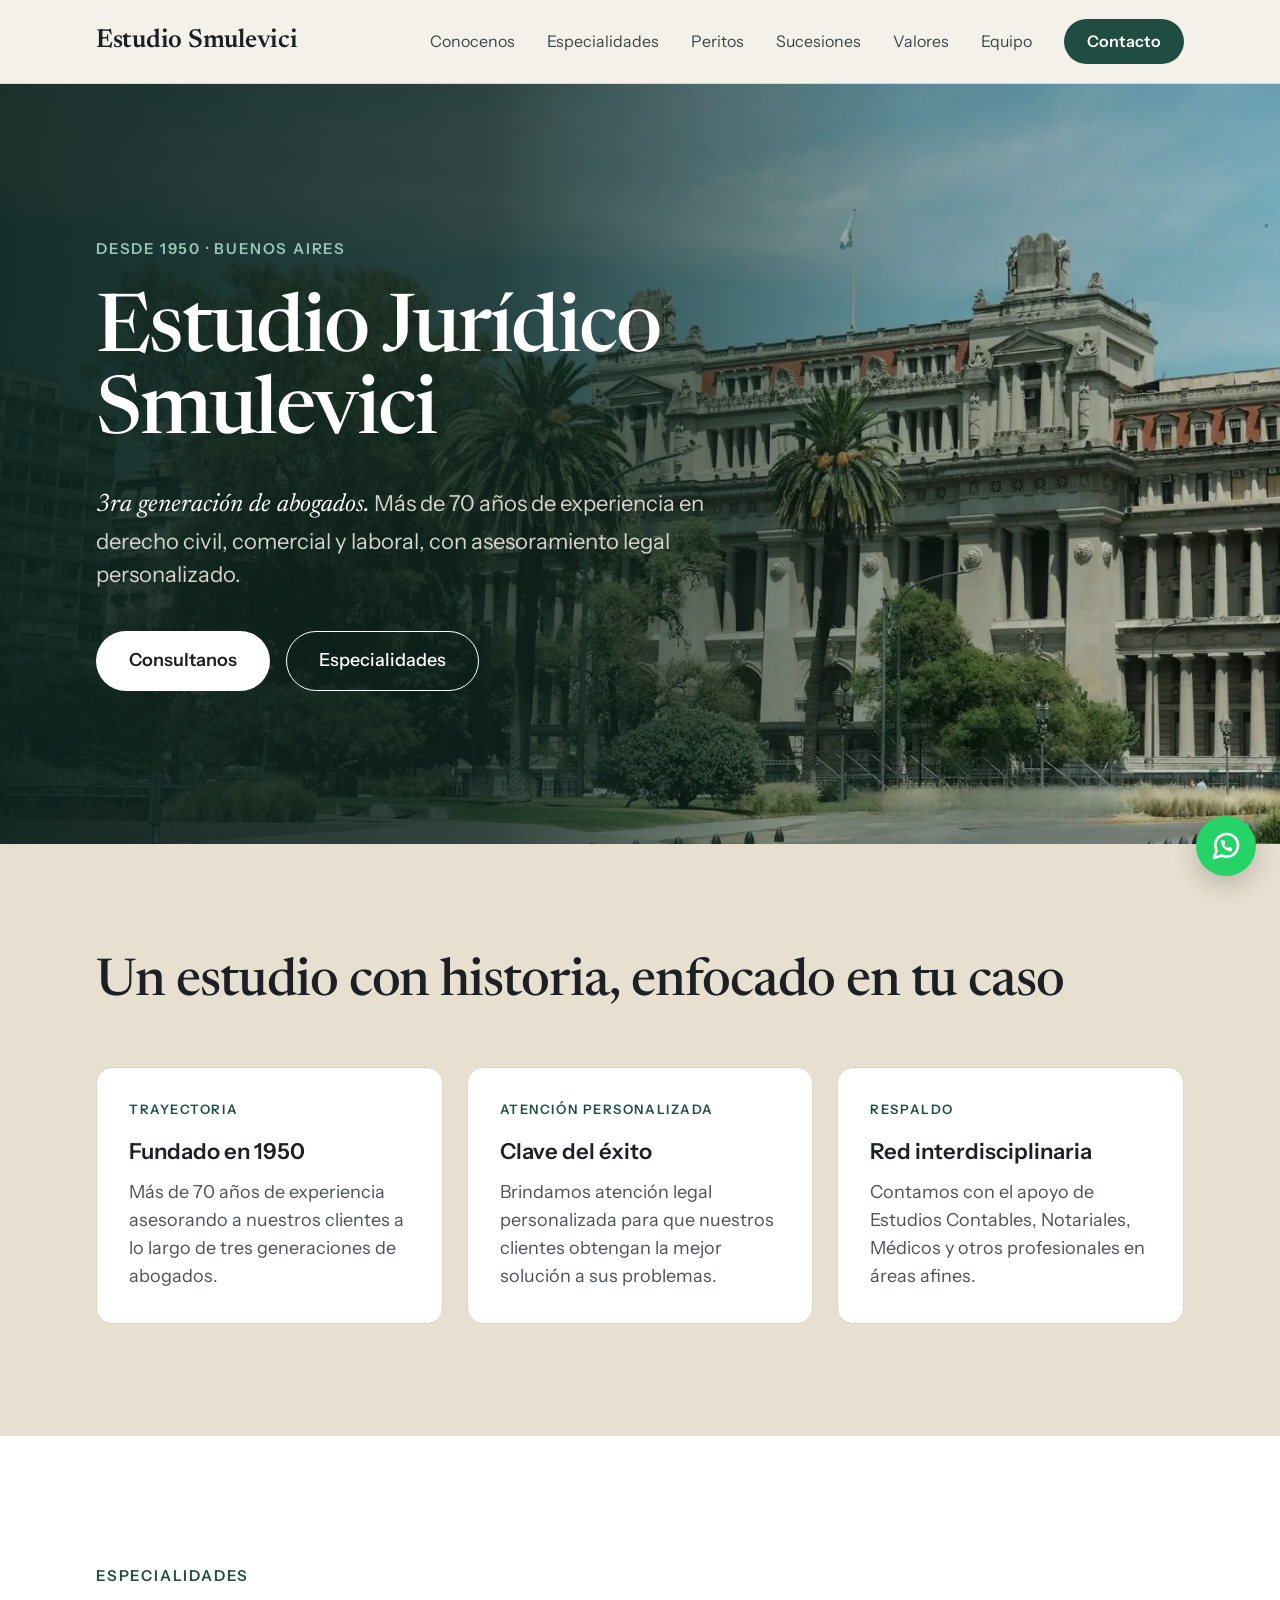
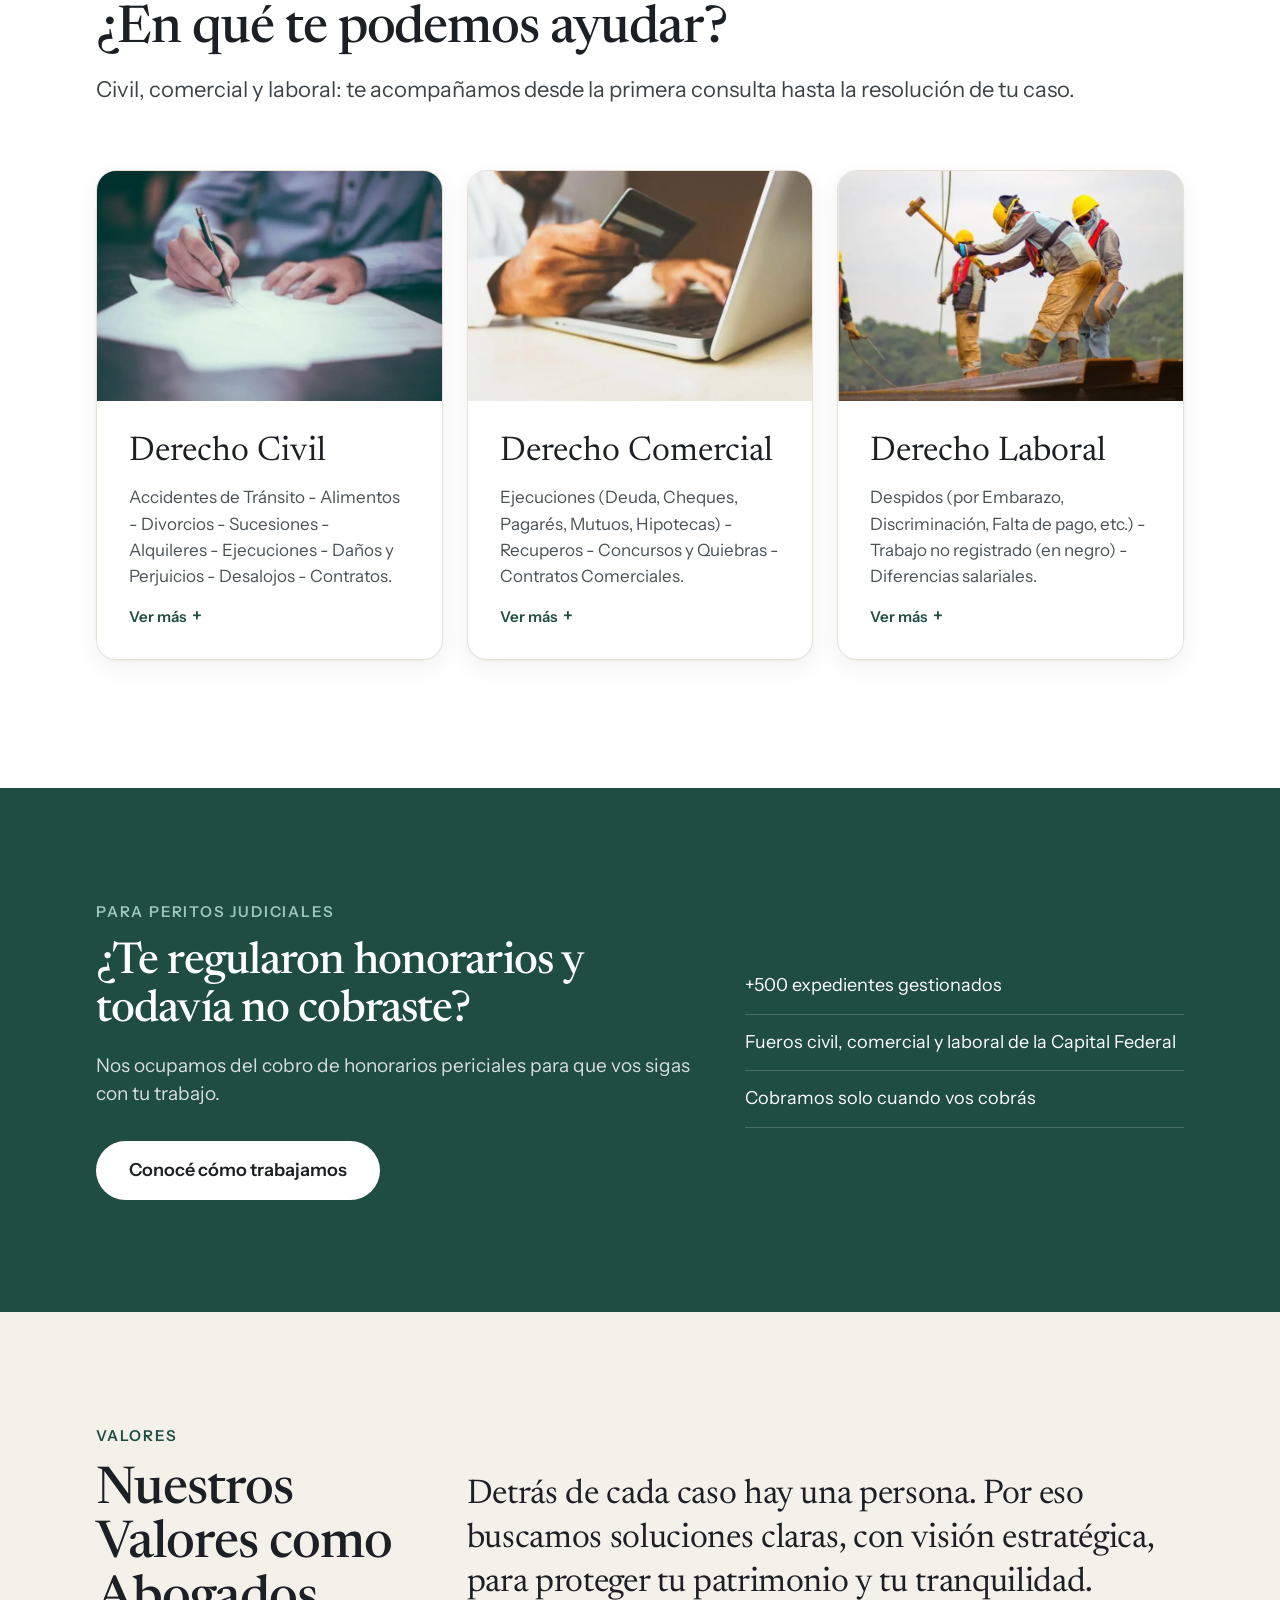
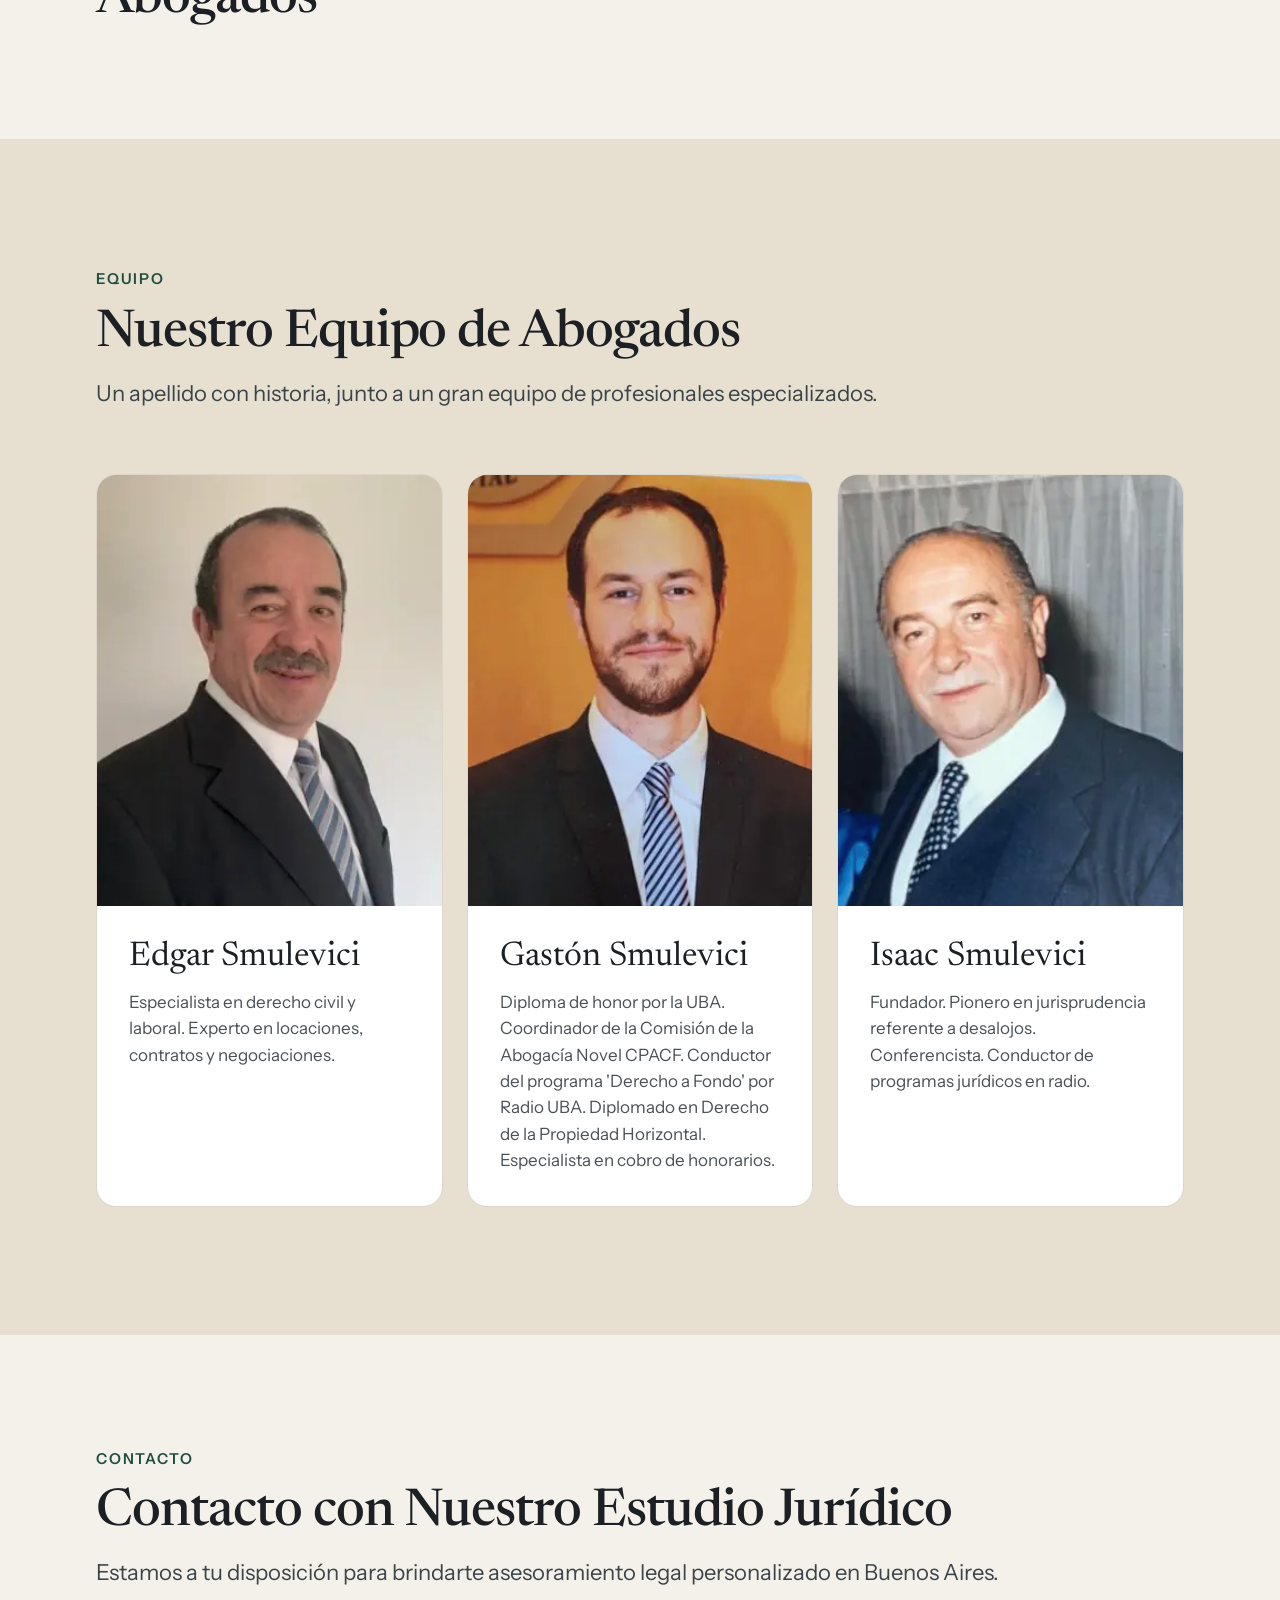
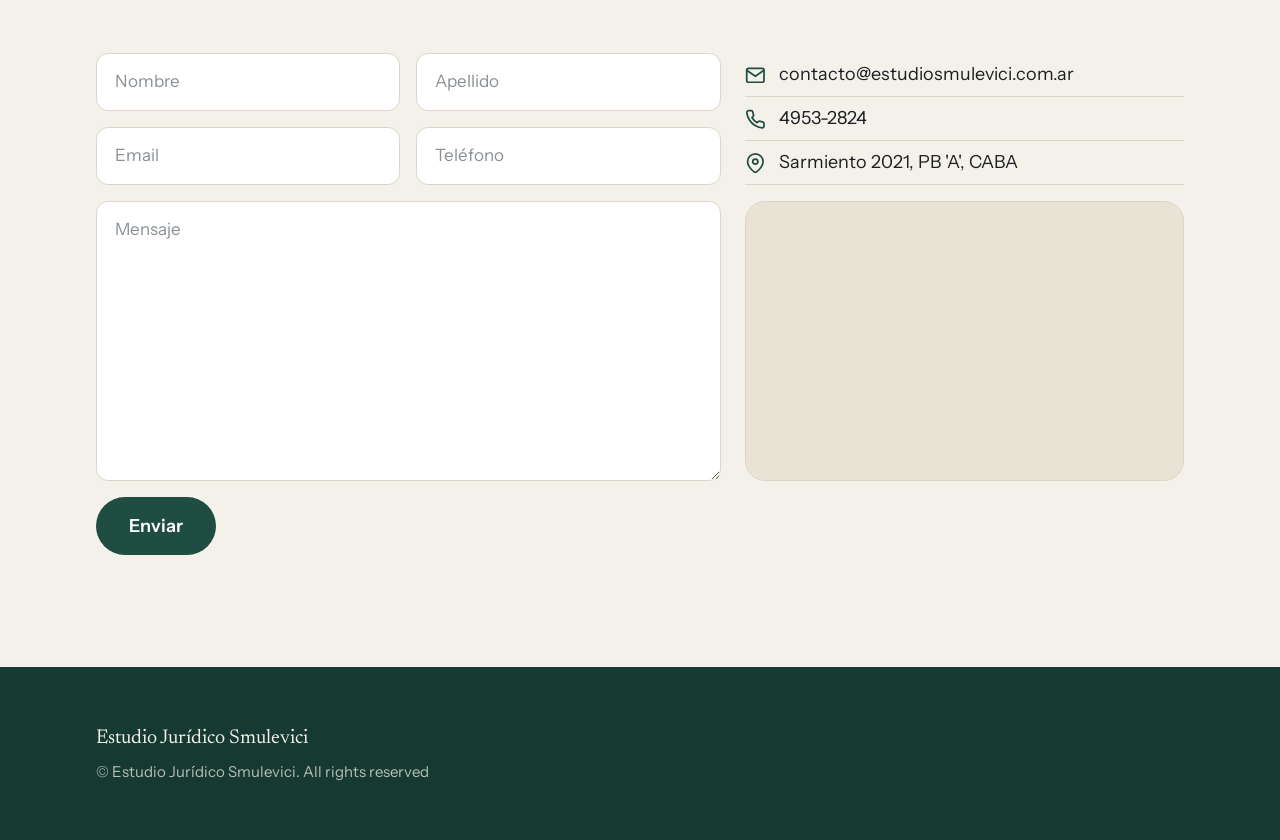
<file: index.html>
<!doctype html>
<html lang="es-AR">
<head>
	<!-- Google tag (gtag.js) -->
	<script async src="https://www.googletagmanager.com/gtag/js?id=G-JNSKX448HJ"></script>
	<script>
		window.dataLayer = window.dataLayer || [];
		function gtag(){dataLayer.push(arguments);}
		gtag('js', new Date());
		gtag('config', 'G-JNSKX448HJ');
		gtag('config', 'AW-442248100');
	</script>
	<meta charset="utf-8">
	<meta name="viewport" content="width=device-width, initial-scale=1">
	<title>Estudio Jurídico Smulevici | Abogados en Buenos Aires</title>
	<meta name="description" content="Estudio jurídico con más de 70 años de experiencia en derecho civil, comercial y laboral. Asesoramiento legal personalizado en Buenos Aires.">
	<meta name="keywords" content="cobro de honorarios, estudio jurídico, derecho civil, derecho comercial, derecho laboral, asesoramiento legal, Buenos Aires">
	<meta name="author" content="Estudio Jurídico Smulevici">
	<meta name="robots" content="index, follow">
	<link rel="canonical" href="https://estudiosmulevici.com.ar/">
	<link rel="alternate" hreflang="es-AR" href="https://estudiosmulevici.com.ar/">
	<meta property="og:title" content="Estudio Jurídico Smulevici | Abogados en Buenos Aires">
	<meta property="og:description" content="Estudio jurídico con más de 70 años de experiencia en derecho civil, comercial y laboral. Asesoramiento legal personalizado.">
	<meta property="og:image" content="https://estudiosmulevici.com.ar/images/og-image.jpg">
	<meta property="og:url" content="https://estudiosmulevici.com.ar/">
	<meta property="og:type" content="website">
	<meta property="og:site_name" content="Estudio Jurídico Smulevici">
	<meta property="og:image:width" content="1200">
	<meta property="og:image:height" content="630">
	<meta property="og:locale" content="es_AR">
	<meta name="twitter:card" content="summary_large_image">
	<meta name="twitter:title" content="Estudio Jurídico Smulevici | Abogados en Buenos Aires">
	<meta name="twitter:description" content="Estudio jurídico con más de 70 años de experiencia en derecho civil, comercial y laboral.">
	<meta name="twitter:image" content="https://estudiosmulevici.com.ar/images/og-image.jpg">
	<meta name="theme-color" content="#F4F1EA">
	<link rel="icon" type="image/svg+xml" href="images/favicon.svg">
	<link rel="icon" type="image/png" sizes="48x48" href="images/favicon-48.png">
	<link rel="apple-touch-icon" href="images/apple-touch-icon.png">
	<link rel="preconnect" href="https://fonts.googleapis.com">
	<link rel="preconnect" href="https://fonts.gstatic.com" crossorigin>
	<link rel="stylesheet" href="https://fonts.googleapis.com/css2?family=Newsreader:opsz,wght@6..72,400;6..72,500;6..72,600&family=Instrument+Sans:wght@400;500;600&display=swap">
	<link rel="stylesheet" href="assets/css/site.css">
	<link rel="preload" as="image" href="images/optimized/tribunales-wide.webp" type="image/webp" media="(min-width: 701px)" fetchpriority="high">
	<link rel="preload" as="image" href="images/optimized/tribunales-wide-m.webp" type="image/webp" media="(max-width: 700px)" fetchpriority="high">
</head>
<body>

<header class="hdr">
	<a href="#inicio" class="logo">Estudio Smulevici</a>
	<nav class="nav nav-collapsible" id="site-nav" aria-label="Principal">
		<a href="#conocenos" class="navlink">Conocenos</a>
		<a href="#especialidades" class="navlink">Especialidades</a>
		<a href="peritos/" class="navlink">Peritos</a>
		<a href="sucesiones/" class="navlink">Sucesiones</a>
		<a href="#valores" class="navlink">Valores</a>
		<a href="#equipo" class="navlink">Equipo</a>
		<a href="#contacto" class="btn btn-primary btn-sm">Contacto</a>
	</nav>
	<button class="menu-toggle" type="button" aria-controls="site-nav" aria-expanded="false" aria-label="Abrir menú"><span></span></button>
</header>

<main>

<!-- Hero -->
<section id="inicio" class="sec hero hero-full">
	<picture class="hero-bg">
		<source media="(max-width: 700px)" srcset="images/optimized/tribunales-wide-m.webp" width="800" height="985">
		<img src="images/optimized/tribunales-wide.webp" alt="Palacio de Justicia de la Nación, Buenos Aires" width="1600" height="900" fetchpriority="high">
	</picture>
	<div class="hero-content stack gap-32">
		<div class="eyebrow">Desde 1950 · Buenos Aires</div>
		<h1 class="h1">Estudio Jurídico Smulevici</h1>
		<p class="lead"><em class="serif">3ra generación de abogados.</em> Más de 70 años de experiencia en derecho civil, comercial y laboral, con asesoramiento legal personalizado.</p>
		<div class="btns" style="padding-top: 8px">
			<a href="#contacto" class="btn btn-light">Consultanos</a>
			<a href="#especialidades" class="btn btn-outline-light">Especialidades</a>
		</div>
	</div>
</section>

<!-- Conocenos -->
<section id="conocenos" class="sec bg-sand stack gap-56">
	<h2 class="h2">Un estudio con historia, enfocado en tu caso</h2>
	<div class="g3">
		<div class="card-light highlight-card">
			<div class="eyebrow highlight-tag">Trayectoria</div>
			<h3 class="title">Fundado en 1950</h3>
			<p class="body">Más de 70 años de experiencia asesorando a nuestros clientes a lo largo de tres generaciones de abogados.</p>
		</div>
		<div class="card-light highlight-card">
			<div class="eyebrow highlight-tag">Atención personalizada</div>
			<h3 class="title">Clave del éxito</h3>
			<p class="body">Brindamos atención legal personalizada para que nuestros clientes obtengan la mejor solución a sus problemas.</p>
		</div>
		<div class="card-light highlight-card span-all-md">
			<div class="eyebrow highlight-tag">Respaldo</div>
			<h3 class="title">Red interdisciplinaria</h3>
			<p class="body">Contamos con el apoyo de Estudios Contables, Notariales, Médicos y otros profesionales en áreas afines.</p>
		</div>
	</div>
</section>

<!-- Especialidades -->
<section id="especialidades" class="sec sec-lg bg-white stack gap-64">
	<div class="stack gap-16">
		<div class="eyebrow">Especialidades</div>
		<h2 class="h2">¿En qué te podemos ayudar?</h2>
		<p class="lead">Civil, comercial y laboral: te acompañamos desde la primera consulta hasta la resolución de tu caso.</p>
	</div>
	<div class="g3" style="align-items: start">
		<article class="card">
			<div class="card-img">
				<img loading="lazy" decoding="async" src="images/optimized/derecho-civil.webp" alt="Derecho Civil - Estudio Jurídico Smulevici" width="800" height="534">
			</div>
			<div class="card-body">
				<h3 class="card-title">Derecho Civil</h3>
				<p class="body">Accidentes de Tránsito - Alimentos - Divorcios - Sucesiones - Alquileres - Ejecuciones - Daños y Perjuicios - Desalojos - Contratos<span class="more-dot">.</span><span class="more-text" hidden> - Mala Praxis - Derechos Reales y Posesiones - División de Condominio - Particiones de Herencias - Prescripción Adquisitiva - Inscripciones - Propiedad Horizontal - Consorcios - Cobro de Expensas - Amparos - Derecho del Consumidor - Derecho a la Salud - Régimen de Visitas - Régimen de Separación de Bienes - Violencia Familiar - Aumento y Disminución de Cuota Alimentaria - Cobro de Honorarios.</span></p>
				<button type="button" class="more-btn" aria-expanded="false">Ver más</button>
			</div>
		</article>
		<article class="card">
			<div class="card-img">
				<img loading="lazy" decoding="async" src="images/optimized/derecho-comercial.webp" alt="Derecho Comercial - Estudio Jurídico Smulevici" width="800" height="534">
			</div>
			<div class="card-body">
				<h3 class="card-title">Derecho Comercial</h3>
				<p class="body">Ejecuciones (Deuda, Cheques, Pagarés, Mutuos, Hipotecas) - Recuperos - Concursos y Quiebras - Contratos Comerciales<span class="more-dot">.</span><span class="more-text" hidden> - Relaciones de Consumo y Defensa al Consumidor - Constitución de Sociedades - Mediaciones - Cobro de Honorarios.</span></p>
				<button type="button" class="more-btn" aria-expanded="false">Ver más</button>
			</div>
		</article>
		<article class="card span-all-md">
			<div class="card-img">
				<img loading="lazy" decoding="async" src="images/optimized/derecho-laboral.webp" alt="Derecho Laboral - Estudio Jurídico Smulevici" width="800" height="545">
			</div>
			<div class="card-body">
				<h3 class="card-title">Derecho Laboral</h3>
				<p class="body">Despidos (por Embarazo, Discriminación, Falta de pago, etc.) - Trabajo no registrado (en negro) - Diferencias salariales<span class="more-dot">.</span><span class="more-text" hidden> - Falta de aportes - Trabajo doméstico - Accidentes y Enfermedades de trabajo - Cobro de pesos - Asesoramiento a trabajadores y empresarios - Conciliaciones - Cobro de Honorarios.</span></p>
				<button type="button" class="more-btn" aria-expanded="false">Ver más</button>
			</div>
		</article>
	</div>
</section>

<!-- Peritos -->
<section class="feature feature-full g12" aria-labelledby="peritos-title">
	<div class="span-7 stack gap-16">
		<div class="eyebrow">Para peritos judiciales</div>
		<h2 id="peritos-title" class="h2">¿Te regularon honorarios y todavía no cobraste?</h2>
		<p class="lead">Nos ocupamos del cobro de honorarios periciales para que vos sigas con tu trabajo.</p>
		<div class="btns" style="padding-top: 16px">
			<a href="peritos/" class="btn btn-light">Conocé cómo trabajamos</a>
		</div>
	</div>
	<ul class="span-5 feature-list">
		<li>+500 expedientes gestionados</li>
		<li>Fueros civil, comercial y laboral de la Capital Federal</li>
		<li>Cobramos solo cuando vos cobrás</li>
	</ul>
</section>

<!-- Valores -->
<section id="valores" class="sec bg-cream stack gap-16">
	<div class="eyebrow">Valores</div>
	<div class="g12" style="align-items: first baseline">
		<h2 class="h2 span-4">Nuestros Valores como Abogados</h2>
		<p class="span-8 quote">Detrás de cada caso hay una persona. Por eso buscamos soluciones claras, con visión estratégica, para proteger tu patrimonio y tu tranquilidad.</p>
	</div>
</section>

<!-- Equipo -->
<section id="equipo" class="sec sec-lg bg-sand stack gap-64">
	<div class="stack gap-16">
		<div class="eyebrow">Equipo</div>
		<h2 class="h2">Nuestro Equipo de Abogados</h2>
		<p class="lead">Un apellido con historia, junto a un gran equipo de profesionales especializados.</p>
	</div>
	<div class="g3">
		<article class="card">
			<div class="member-img">
				<img loading="lazy" decoding="async" src="images/optimized/edgar-smulevici.webp" alt="Edgar Smulevici - Abogado especialista en derecho civil y laboral" width="311" height="400">
			</div>
			<div class="card-body">
				<h3 class="card-title">Edgar Smulevici</h3>
				<p class="body">Especialista en derecho civil y laboral. Experto en locaciones, contratos y negociaciones.</p>
			</div>
		</article>
		<article class="card">
			<div class="member-img">
				<img loading="lazy" decoding="async" src="images/optimized/gaston-smulevici.webp" alt="Gastón Smulevici - Abogado especialista en derecho" width="359" height="400">
			</div>
			<div class="card-body">
				<h3 class="card-title">Gastón Smulevici</h3>
				<p class="body">Diploma de honor por la UBA. Coordinador de la Comisión de la Abogacía Novel CPACF. Conductor del programa 'Derecho a Fondo' por Radio UBA. Diplomado en Derecho de la Propiedad Horizontal. Especialista en cobro de honorarios.</p>
			</div>
		</article>
		<article class="card span-all-md">
			<div class="member-img">
				<img loading="lazy" decoding="async" src="images/optimized/isaac-smulevici.webp" alt="Isaac Smulevici - Fundador del Estudio Jurídico" width="290" height="400">
			</div>
			<div class="card-body">
				<h3 class="card-title">Isaac Smulevici</h3>
				<p class="body">Fundador. Pionero en jurisprudencia referente a desalojos. Conferencista. Conductor de programas jurídicos en radio.</p>
			</div>
		</article>
	</div>
</section>

<!-- Contacto -->
<section id="contacto" class="sec bg-cream stack gap-64">
	<div class="stack gap-16">
		<div class="eyebrow">Contacto</div>
		<h2 class="h2">Contacto con Nuestro Estudio Jurídico</h2>
		<p class="lead">Estamos a tu disposición para brindarte asesoramiento legal personalizado en Buenos Aires.</p>
	</div>
	<div class="g12" style="row-gap: 48px">
		<form class="span-7 form" action="https://formspree.io/mnqgqwvg" method="POST">
			<input class="field" type="text" name="name" id="name" placeholder="Nombre" aria-label="Nombre" autocomplete="given-name" required>
			<input class="field" type="text" name="lastname" id="lastname" placeholder="Apellido" aria-label="Apellido" autocomplete="family-name">
			<input class="field" type="email" name="email" id="email" placeholder="Email" aria-label="Email" autocomplete="email" required>
			<input class="field" type="tel" name="telephone" id="telephone" placeholder="Teléfono" aria-label="Teléfono" autocomplete="tel">
			<textarea class="field full" name="message" id="message" placeholder="Mensaje" aria-label="Mensaje" rows="5" required></textarea>
			<div class="full"><button type="submit" class="btn btn-primary form-submit">Enviar</button></div>
		</form>
		<div class="span-5 contact-aside">
			<div class="contact-list">
				<div class="contact-item">
					<svg class="icon" viewBox="0 0 24 24" aria-hidden="true"><path d="M4 4h16c1.1 0 2 .9 2 2v12c0 1.1-.9 2-2 2H4c-1.1 0-2-.9-2-2V6c0-1.1.9-2 2-2z"/><polyline points="22,6 12,13 2,6"/></svg>
					<a href="mailto:contacto@estudiosmulevici.com.ar">contacto@estudiosmulevici.com.ar</a>
				</div>
				<div class="contact-item">
					<svg class="icon" viewBox="0 0 24 24" aria-hidden="true"><path d="M22 16.92v3a2 2 0 0 1-2.18 2 19.79 19.79 0 0 1-8.63-3.07 19.5 19.5 0 0 1-6-6 19.79 19.79 0 0 1-3.07-8.67A2 2 0 0 1 4.11 2h3a2 2 0 0 1 2 1.72 12.84 12.84 0 0 0 .7 2.81 2 2 0 0 1-.45 2.11L8.09 9.91a16 16 0 0 0 6 6l1.27-1.27a2 2 0 0 1 2.11-.45 12.84 12.84 0 0 0 2.81.7A2 2 0 0 1 22 16.92z"/></svg>
					<a href="tel:+541149532824">4953-2824</a>
				</div>
				<div class="contact-item">
					<svg class="icon" viewBox="0 0 24 24" aria-hidden="true"><path d="M21 10c0 7-9 13-9 13s-9-6-9-13a9 9 0 0 1 18 0z"/><circle cx="12" cy="10" r="3"/></svg>
					<span>Sarmiento 2021, PB 'A', CABA</span>
				</div>
			</div>
			<div class="map">
				<iframe title="Ubicación del Estudio Jurídico Smulevici" src="https://maps.google.com/maps?q=estudio%20smulevici&t=&z=15&ie=UTF8&iwloc=&output=embed" loading="lazy" referrerpolicy="no-referrer-when-downgrade"></iframe>
			</div>
		</div>
	</div>
</section>

</main>

<footer class="ftr ftr-dark">
	<div class="stack" style="gap: 6px">
		<div class="ftr-name">Estudio Jurídico Smulevici</div>
		<div>&copy; Estudio Jurídico Smulevici. All rights reserved</div>
	</div>
</footer>

<a class="wa-float" href="https://wa.me/5491169522007?text=Hola%2C%20quiero%20hacer%20una%20consulta" target="_blank" rel="noopener" aria-label="Escribinos por WhatsApp"><svg viewBox="0 0 24 24" aria-hidden="true"><path class="wa-bubble" d="M21 11.5a8.38 8.38 0 0 1-.9 3.8 8.5 8.5 0 0 1-7.6 4.7 8.38 8.38 0 0 1-3.8-.9L3 21l1.9-5.7a8.38 8.38 0 0 1-.9-3.8 8.5 8.5 0 0 1 4.7-7.6 8.38 8.38 0 0 1 3.8-.9h.5a8.48 8.48 0 0 1 8 8v.5z"/><path class="wa-phone" transform="translate(7.2 6.9) scale(.42)" d="M22 16.92v3a2 2 0 0 1-2.18 2 19.79 19.79 0 0 1-8.63-3.07 19.5 19.5 0 0 1-6-6 19.79 19.79 0 0 1-3.07-8.67A2 2 0 0 1 4.11 2h3a2 2 0 0 1 2 1.72 12.84 12.84 0 0 0 .7 2.81 2 2 0 0 1-.45 2.11L8.09 9.91a16 16 0 0 0 6 6l1.27-1.27a2 2 0 0 1 2.11-.45 12.84 12.84 0 0 0 2.81.7A2 2 0 0 1 22 16.92z"/></svg></a>

<script>
	(function () {
		var body = document.body;
		var toggle = document.querySelector('.menu-toggle');
		var nav = document.getElementById('site-nav');

		function setMenu(open) {
			body.classList.toggle('menu-open', open);
			toggle.setAttribute('aria-expanded', open);
			toggle.setAttribute('aria-label', open ? 'Cerrar menú' : 'Abrir menú');
		}

		toggle.addEventListener('click', function () {
			setMenu(!body.classList.contains('menu-open'));
		});
		nav.addEventListener('click', function (e) {
			if (e.target.closest('a')) setMenu(false);
		});
		document.addEventListener('keydown', function (e) {
			if (e.key === 'Escape') setMenu(false);
		});
		window.matchMedia('(min-width: 901px)').addEventListener('change', function (e) {
			if (e.matches) setMenu(false);
		});

		// "Ver más" / "Ver menos" in specialty cards
		document.querySelectorAll('.more-btn').forEach(function (btn) {
			btn.addEventListener('click', function () {
				var p = btn.previousElementSibling;
				var open = btn.getAttribute('aria-expanded') !== 'true';
				p.querySelector('.more-text').hidden = !open;
				p.querySelector('.more-dot').hidden = open;
				btn.setAttribute('aria-expanded', open);
				btn.textContent = open ? 'Ver menos' : 'Ver más';
			});
		});

		// Highlight the nav link of the section currently in view
		if ('IntersectionObserver' in window) {
			var links = {};
			nav.querySelectorAll('a[href^="#"]').forEach(function (a) {
				links[a.getAttribute('href').slice(1)] = a;
			});
			var observer = new IntersectionObserver(function (entries) {
				entries.forEach(function (entry) {
					if (!entry.isIntersecting) return;
					Object.keys(links).forEach(function (id) {
						links[id].classList.toggle('is-current', id === entry.target.id);
					});
				});
			}, { rootMargin: '-45% 0px -50% 0px' });
			document.querySelectorAll('main section[id]').forEach(function (s) { observer.observe(s); });
		}
	})();
</script>

<script>
	// Google Analytics events for contact actions (mark them as key events in GA4 to count leads)
	document.addEventListener('click', function (e) {
		var a = e.target.closest('a[href]');
		if (!a || typeof gtag !== 'function') return;
		var href = a.getAttribute('href');
		var name = /wa\.me/.test(href) ? 'whatsapp_click' : /^mailto:/.test(href) ? 'email_click' : /^tel:/.test(href) ? 'phone_click' : null;
		if (name) gtag('event', name, { link_text: a.textContent.trim(), link_url: href });
	});
	document.querySelectorAll('form').forEach(function (form) {
		form.addEventListener('submit', function () {
			if (typeof gtag === 'function') gtag('event', 'generate_lead', { form_id: 'contacto' });
		});
	});
</script>

<!-- Structured Data -->
<script type="application/ld+json">
{
	"@context": "https://schema.org",
	"@graph": [
		{
			"@type": "LegalService",
			"@id": "https://estudiosmulevici.com.ar/#estudio",
			"name": "Estudio Jurídico Smulevici",
			"description": "Estudio jurídico con más de 70 años de experiencia en derecho civil, comercial y laboral.",
			"url": "https://estudiosmulevici.com.ar/",
			"logo": "https://estudiosmulevici.com.ar/images/apple-touch-icon.png",
			"image": "https://estudiosmulevici.com.ar/images/og-image.jpg",
			"telephone": "+54 11 4953-2824",
			"email": "contacto@estudiosmulevici.com.ar",
			"foundingDate": "1950",
			"address": {
				"@type": "PostalAddress",
				"streetAddress": "Sarmiento 2021, PB 'A'",
				"addressLocality": "Buenos Aires",
				"addressRegion": "CABA",
				"addressCountry": "AR"
			},
			"geo": {
				"@type": "GeoCoordinates",
				"latitude": -34.606,
				"longitude": -58.39642
			},
			"hasMap": "https://maps.google.com/maps?q=estudio%20smulevici",
			"openingHoursSpecification": {
				"@type": "OpeningHoursSpecification",
				"dayOfWeek": ["Monday", "Tuesday", "Wednesday", "Thursday", "Friday"],
				"opens": "09:00",
				"closes": "18:00"
			},
			"priceRange": "$$",
			"areaServed": { "@type": "City", "name": "Buenos Aires" },
			"knowsAbout": ["Derecho Civil", "Derecho Comercial", "Derecho Laboral", "Cobro de Honorarios"],
			"employee": [
				{ "@type": "Person", "name": "Edgar Smulevici", "jobTitle": "Abogado" },
				{ "@type": "Person", "name": "Gastón Smulevici", "jobTitle": "Abogado" }
			],
			"founder": { "@type": "Person", "name": "Isaac Smulevici" }
		},
		{
			"@type": "WebSite",
			"@id": "https://estudiosmulevici.com.ar/#website",
			"url": "https://estudiosmulevici.com.ar/",
			"name": "Estudio Jurídico Smulevici",
			"inLanguage": "es-AR",
			"publisher": { "@id": "https://estudiosmulevici.com.ar/#estudio" }
		}
	]
}
</script>
<script>
	// Opened from disk (file://), folder links like "peritos/" show a directory listing; point them at index.html
	if (location.protocol === 'file:') {
		document.querySelectorAll('a[href$="/"]:not([href^="http"])').forEach(function (a) {
			a.setAttribute('href', a.getAttribute('href') + 'index.html');
		});
	}
</script>
</body>
</html>
</file>
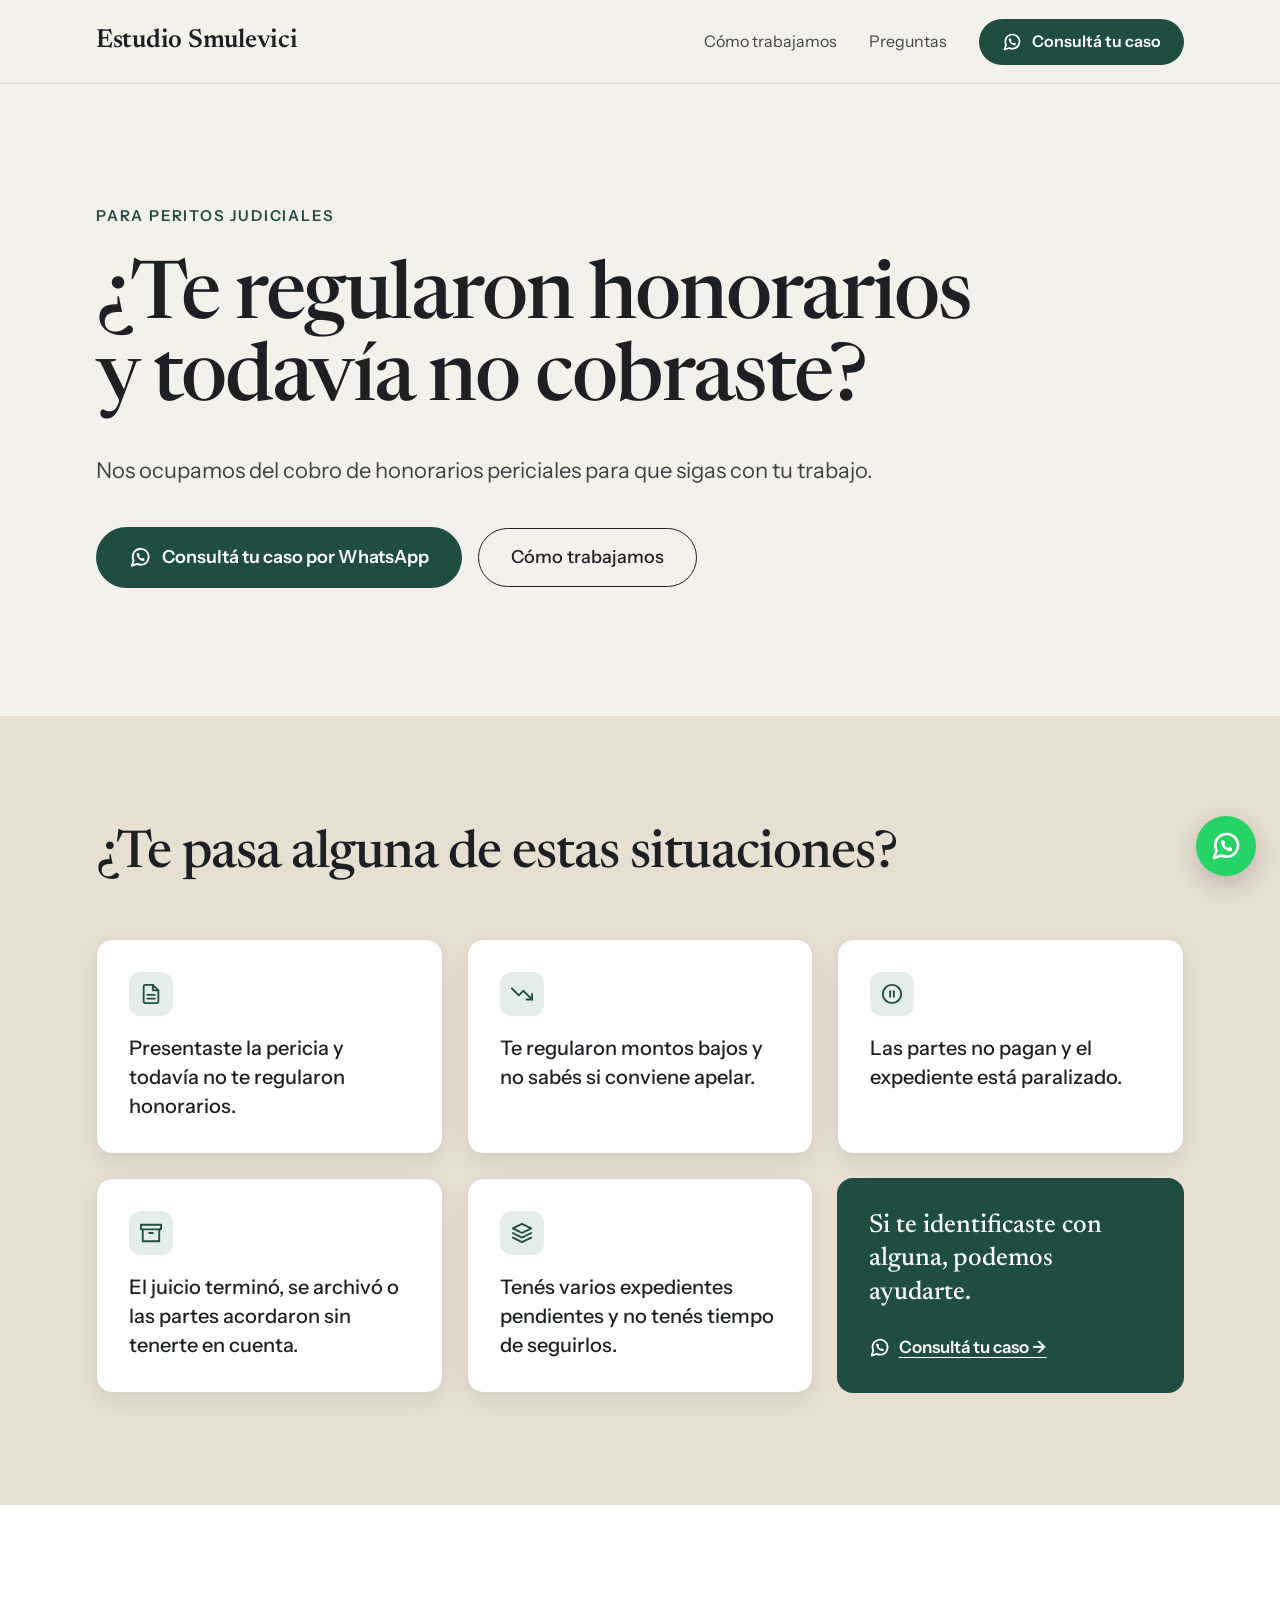
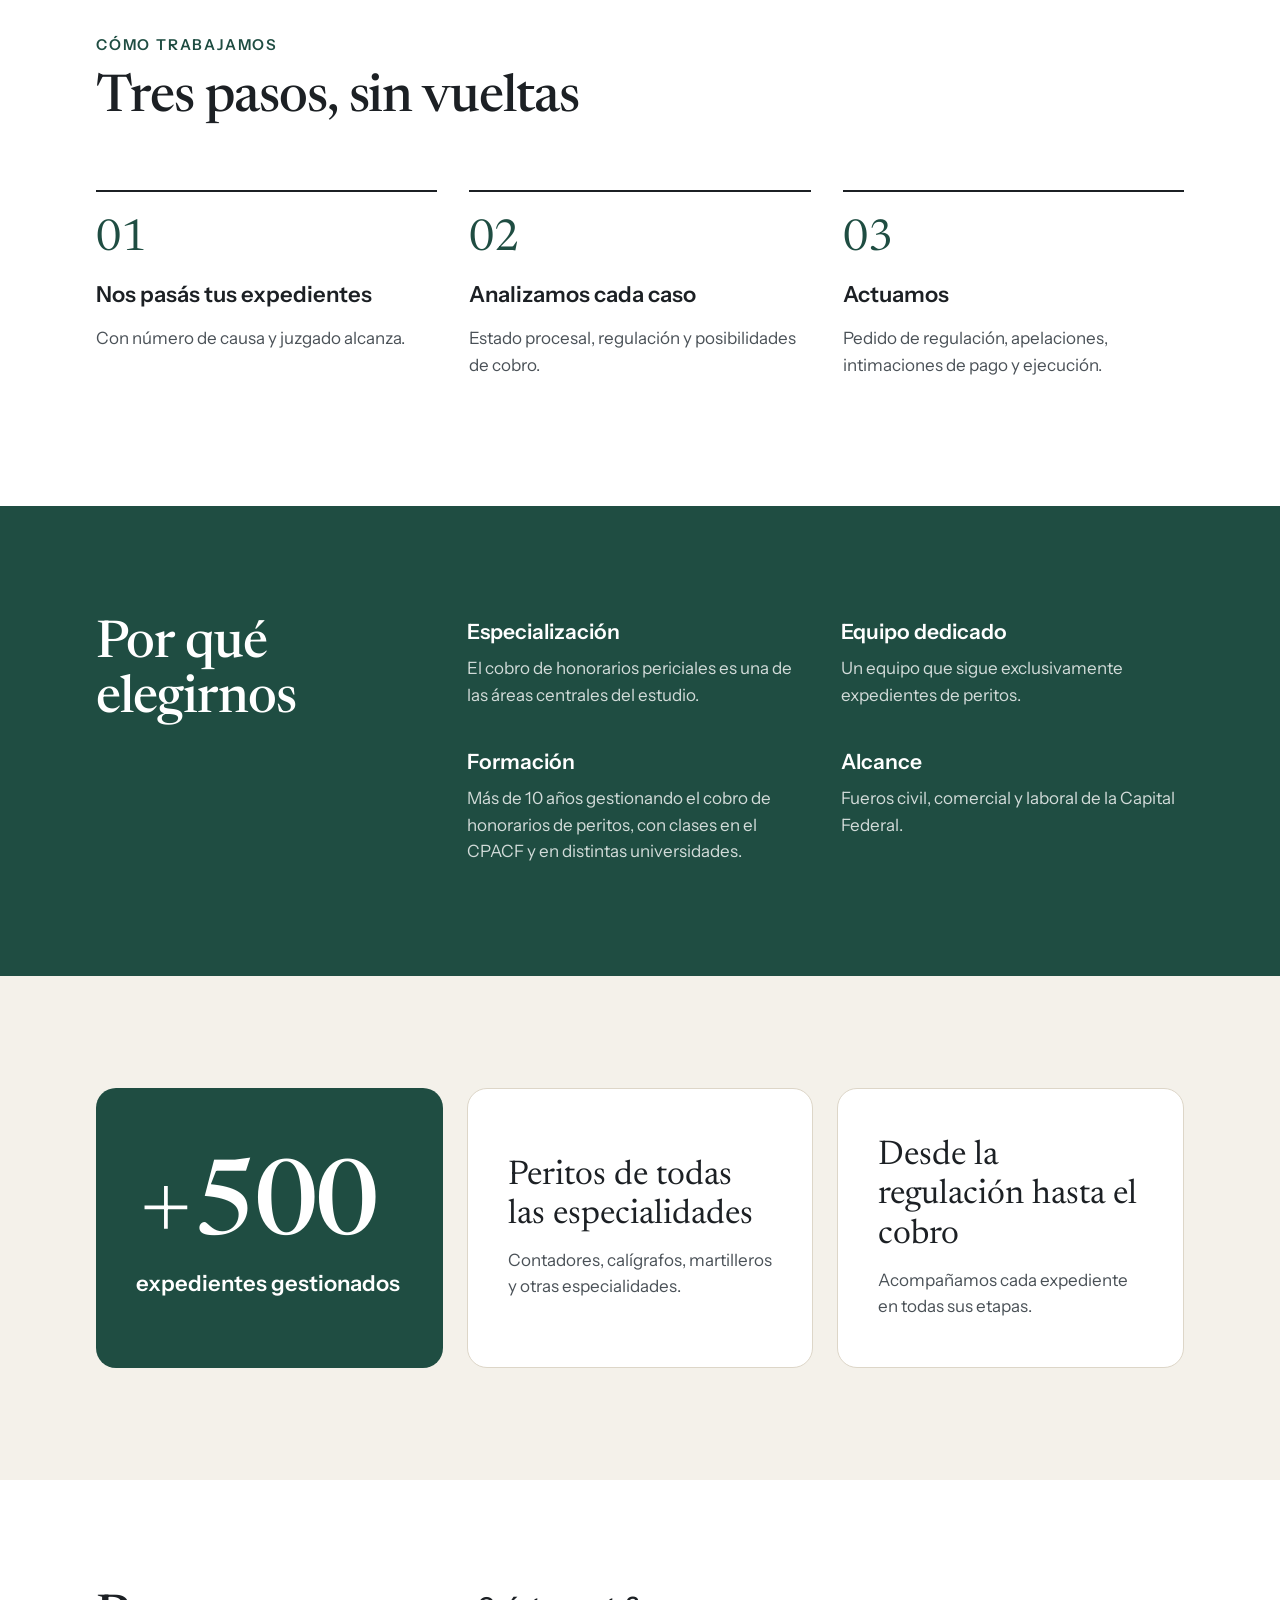
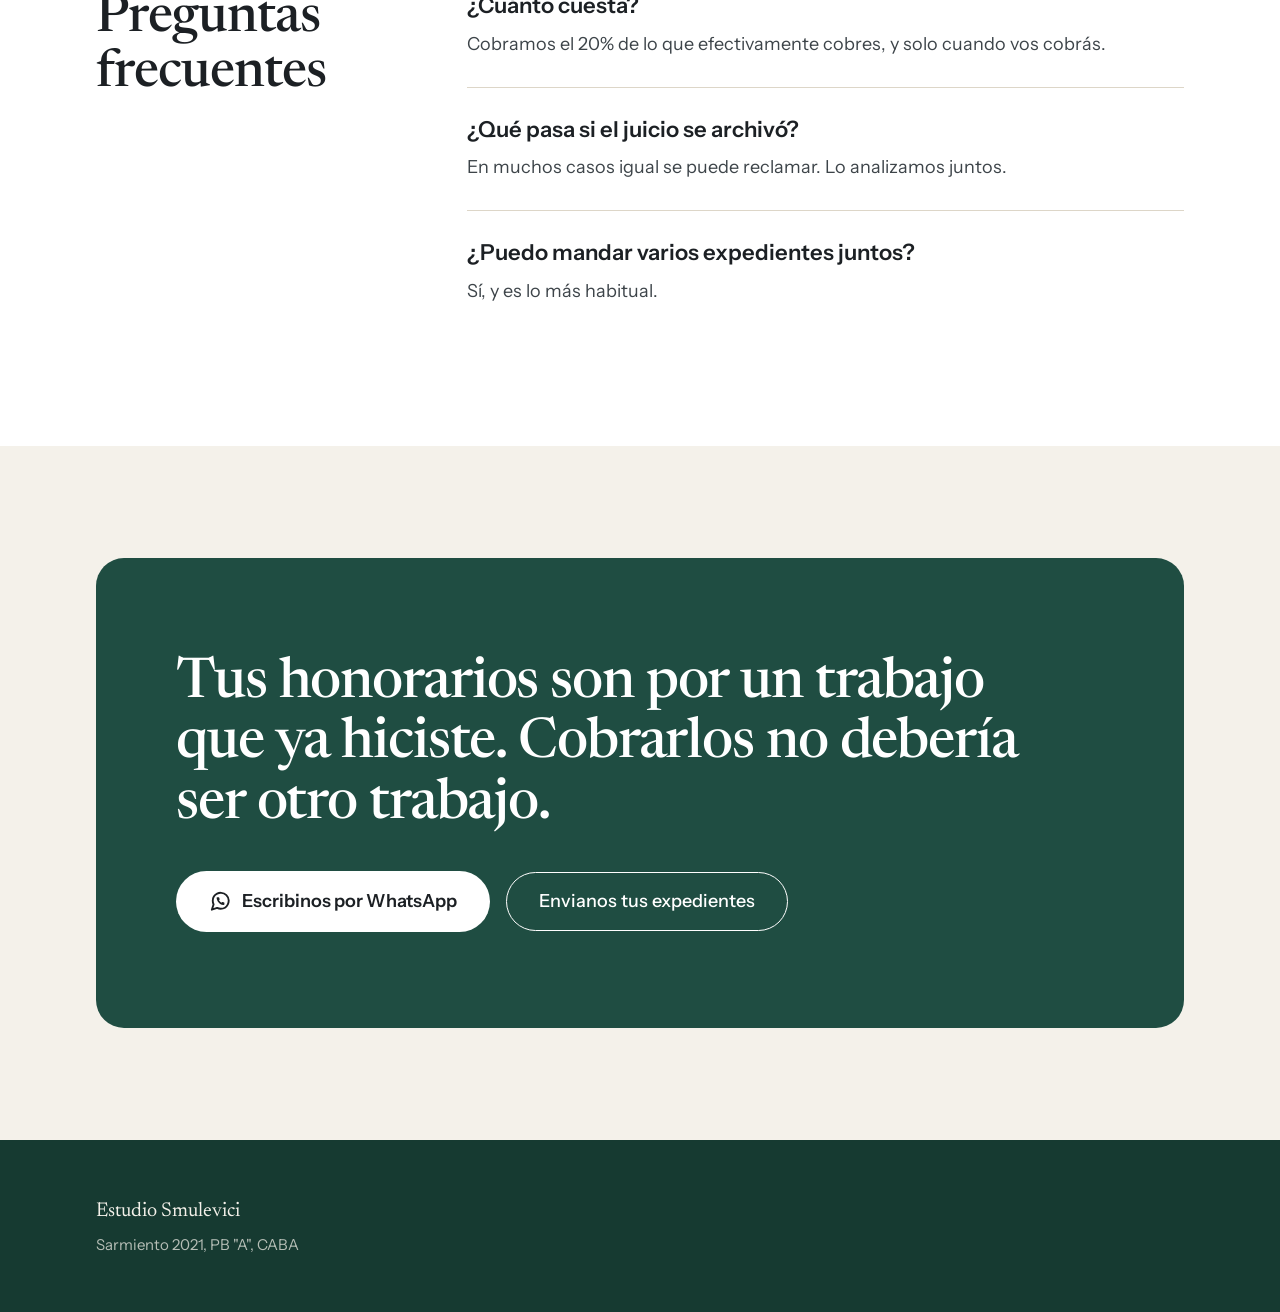
<file: peritos/index.html>
<!doctype html>
<html lang="es-AR">
<head>
	<!-- Google tag (gtag.js) -->
	<script async src="https://www.googletagmanager.com/gtag/js?id=G-JNSKX448HJ"></script>
	<script>
		window.dataLayer = window.dataLayer || [];
		function gtag(){dataLayer.push(arguments);}
		gtag('js', new Date());
		gtag('config', 'G-JNSKX448HJ');
		gtag('config', 'AW-442248100');
	</script>
	<meta charset="utf-8">
	<meta name="viewport" content="width=device-width, initial-scale=1">
	<title>Cobro de honorarios periciales | Estudio Smulevici</title>
	<meta name="description" content="Nos ocupamos del cobro de honorarios periciales en los fueros civil, comercial y laboral de CABA. Cobramos el 20% solo cuando vos cobrás.">
	<meta name="robots" content="index, follow">
	<link rel="canonical" href="https://estudiosmulevici.com.ar/peritos/">
	<link rel="alternate" hreflang="es-AR" href="https://estudiosmulevici.com.ar/peritos/">
	<meta property="og:title" content="¿Te regularon honorarios y todavía no cobraste? | Estudio Smulevici">
	<meta property="og:description" content="Nos ocupamos del cobro de honorarios periciales para que sigas con tu trabajo.">
	<meta property="og:image" content="https://estudiosmulevici.com.ar/images/og-image.jpg">
	<meta property="og:url" content="https://estudiosmulevici.com.ar/peritos/">
	<meta property="og:type" content="website">
	<meta property="og:site_name" content="Estudio Jurídico Smulevici">
	<meta property="og:image:width" content="1200">
	<meta property="og:image:height" content="630">
	<meta property="og:locale" content="es_AR">
	<meta name="twitter:card" content="summary_large_image">
	<meta name="twitter:title" content="¿Te regularon honorarios y todavía no cobraste? | Estudio Smulevici">
	<meta name="twitter:description" content="Nos ocupamos del cobro de honorarios periciales para que sigas con tu trabajo.">
	<meta name="twitter:image" content="https://estudiosmulevici.com.ar/images/og-image.jpg">
	<meta name="theme-color" content="#F4F1EA">
	<link rel="icon" type="image/svg+xml" href="../images/favicon.svg">
	<link rel="icon" type="image/png" sizes="48x48" href="../images/favicon-48.png">
	<link rel="apple-touch-icon" href="../images/apple-touch-icon.png">
	<link rel="preconnect" href="https://fonts.googleapis.com">
	<link rel="preconnect" href="https://fonts.gstatic.com" crossorigin>
	<link rel="stylesheet" href="https://fonts.googleapis.com/css2?family=Newsreader:opsz,wght@6..72,400;6..72,500;6..72,600&family=Instrument+Sans:wght@400;500;600&display=swap">
	<link rel="stylesheet" href="../assets/css/site.css">
</head>
<body>

<header class="hdr">
	<a href="../" class="logo">Estudio Smulevici</a>
	<nav class="nav" aria-label="Principal">
		<a href="#como" class="navlink">Cómo trabajamos</a>
		<a href="#faq" class="navlink">Preguntas</a>
		<a href="https://wa.me/5491169522007?text=Hola%2C%20soy%20perito%20y%20quiero%20consultar%20por%20el%20cobro%20de%20mis%20honorarios" target="_blank" rel="noopener" class="btn btn-primary btn-sm"><svg class="wa-icon" viewBox="0 0 24 24" aria-hidden="true"><path class="wa-bubble" d="M21 11.5a8.38 8.38 0 0 1-.9 3.8 8.5 8.5 0 0 1-7.6 4.7 8.38 8.38 0 0 1-3.8-.9L3 21l1.9-5.7a8.38 8.38 0 0 1-.9-3.8 8.5 8.5 0 0 1 4.7-7.6 8.38 8.38 0 0 1 3.8-.9h.5a8.48 8.48 0 0 1 8 8v.5z"/><path class="wa-phone" transform="translate(7.2 6.9) scale(.42)" d="M22 16.92v3a2 2 0 0 1-2.18 2 19.79 19.79 0 0 1-8.63-3.07 19.5 19.5 0 0 1-6-6 19.79 19.79 0 0 1-3.07-8.67A2 2 0 0 1 4.11 2h3a2 2 0 0 1 2 1.72 12.84 12.84 0 0 0 .7 2.81 2 2 0 0 1-.45 2.11L8.09 9.91a16 16 0 0 0 6 6l1.27-1.27a2 2 0 0 1 2.11-.45 12.84 12.84 0 0 0 2.81.7A2 2 0 0 1 22 16.92z"/></svg>Consultá tu caso</a>
	</nav>
</header>

<main>

<section class="sec g12 hero-peritos">
	<div class="span-10 stack gap-32">
		<div class="eyebrow">Para peritos judiciales</div>
		<h1 class="h1">¿Te regularon honorarios y todavía no cobraste?</h1>
		<p class="lead">Nos ocupamos del cobro de honorarios periciales para que sigas con tu trabajo.</p>
		<div class="btns" style="padding-top: 8px">
			<a href="https://wa.me/5491169522007?text=Hola%2C%20soy%20perito%20y%20quiero%20consultar%20por%20el%20cobro%20de%20mis%20honorarios" target="_blank" rel="noopener" class="btn btn-primary"><svg class="wa-icon" viewBox="0 0 24 24" aria-hidden="true"><path class="wa-bubble" d="M21 11.5a8.38 8.38 0 0 1-.9 3.8 8.5 8.5 0 0 1-7.6 4.7 8.38 8.38 0 0 1-3.8-.9L3 21l1.9-5.7a8.38 8.38 0 0 1-.9-3.8 8.5 8.5 0 0 1 4.7-7.6 8.38 8.38 0 0 1 3.8-.9h.5a8.48 8.48 0 0 1 8 8v.5z"/><path class="wa-phone" transform="translate(7.2 6.9) scale(.42)" d="M22 16.92v3a2 2 0 0 1-2.18 2 19.79 19.79 0 0 1-8.63-3.07 19.5 19.5 0 0 1-6-6 19.79 19.79 0 0 1-3.07-8.67A2 2 0 0 1 4.11 2h3a2 2 0 0 1 2 1.72 12.84 12.84 0 0 0 .7 2.81 2 2 0 0 1-.45 2.11L8.09 9.91a16 16 0 0 0 6 6l1.27-1.27a2 2 0 0 1 2.11-.45 12.84 12.84 0 0 0 2.81.7A2 2 0 0 1 22 16.92z"/></svg>Consultá tu caso por WhatsApp</a>
			<a href="#como" class="btn btn-outline">Cómo trabajamos</a>
		</div>
	</div>
</section>

<section class="sec bg-sand stack gap-56">
	<h2 class="h2">¿Te pasa alguna de estas situaciones?</h2>
	<div class="g3">
		<div class="card-light situation">
			<span class="situation-icon"><svg class="icon" viewBox="0 0 24 24" aria-hidden="true"><path d="M14 2H6a2 2 0 0 0-2 2v16a2 2 0 0 0 2 2h12a2 2 0 0 0 2-2V8z"/><polyline points="14 2 14 8 20 8"/><line x1="16" y1="13" x2="8" y2="13"/><line x1="16" y1="17" x2="8" y2="17"/></svg></span>
			<p>Presentaste la pericia y todavía no te regularon honorarios.</p>
		</div>
		<div class="card-light situation">
			<span class="situation-icon"><svg class="icon" viewBox="0 0 24 24" aria-hidden="true"><polyline points="23 18 13.5 8.5 8.5 13.5 1 6"/><polyline points="17 18 23 18 23 12"/></svg></span>
			<p>Te regularon montos bajos y no sabés si conviene apelar.</p>
		</div>
		<div class="card-light situation">
			<span class="situation-icon"><svg class="icon" viewBox="0 0 24 24" aria-hidden="true"><circle cx="12" cy="12" r="10"/><line x1="10" y1="15" x2="10" y2="9"/><line x1="14" y1="15" x2="14" y2="9"/></svg></span>
			<p>Las partes no pagan y el expediente está paralizado.</p>
		</div>
		<div class="card-light situation">
			<span class="situation-icon"><svg class="icon" viewBox="0 0 24 24" aria-hidden="true"><polyline points="21 8 21 21 3 21 3 8"/><rect x="1" y="3" width="22" height="5"/><line x1="10" y1="12" x2="14" y2="12"/></svg></span>
			<p>El juicio terminó, se archivó o las partes acordaron sin tenerte en cuenta.</p>
		</div>
		<div class="card-light situation">
			<span class="situation-icon"><svg class="icon" viewBox="0 0 24 24" aria-hidden="true"><polygon points="12 2 2 7 12 12 22 7 12 2"/><polyline points="2 17 12 22 22 17"/><polyline points="2 12 12 17 22 12"/></svg></span>
			<p>Tenés varios expedientes pendientes y no tenés tiempo de seguirlos.</p>
		</div>
		<div class="card-cta">
			<p>Si te identificaste con alguna, podemos ayudarte.</p>
			<a href="https://wa.me/5491169522007?text=Hola%2C%20soy%20perito%20y%20quiero%20consultar%20por%20el%20cobro%20de%20mis%20honorarios" target="_blank" rel="noopener"><svg class="wa-icon" viewBox="0 0 24 24" aria-hidden="true"><path class="wa-bubble" d="M21 11.5a8.38 8.38 0 0 1-.9 3.8 8.5 8.5 0 0 1-7.6 4.7 8.38 8.38 0 0 1-3.8-.9L3 21l1.9-5.7a8.38 8.38 0 0 1-.9-3.8 8.5 8.5 0 0 1 4.7-7.6 8.38 8.38 0 0 1 3.8-.9h.5a8.48 8.48 0 0 1 8 8v.5z"/><path class="wa-phone" transform="translate(7.2 6.9) scale(.42)" d="M22 16.92v3a2 2 0 0 1-2.18 2 19.79 19.79 0 0 1-8.63-3.07 19.5 19.5 0 0 1-6-6 19.79 19.79 0 0 1-3.07-8.67A2 2 0 0 1 4.11 2h3a2 2 0 0 1 2 1.72 12.84 12.84 0 0 0 .7 2.81 2 2 0 0 1-.45 2.11L8.09 9.91a16 16 0 0 0 6 6l1.27-1.27a2 2 0 0 1 2.11-.45 12.84 12.84 0 0 0 2.81.7A2 2 0 0 1 22 16.92z"/></svg>Consultá tu caso →</a>
		</div>
	</div>
</section>

<section id="como" class="sec sec-lg bg-white stack gap-64">
	<div class="stack gap-16">
		<div class="eyebrow">Cómo trabajamos</div>
		<h2 class="h2">Tres pasos, sin vueltas</h2>
	</div>
	<div class="g3" style="gap: 32px">
		<div class="step">
			<div class="step-num">01</div>
			<h3 class="title">Nos pasás tus expedientes</h3>
			<p class="body">Con número de causa y juzgado alcanza.</p>
		</div>
		<div class="step">
			<div class="step-num">02</div>
			<h3 class="title">Analizamos cada caso</h3>
			<p class="body">Estado procesal, regulación y posibilidades de cobro.</p>
		</div>
		<div class="step span-all-md">
			<div class="step-num">03</div>
			<h3 class="title">Actuamos</h3>
			<p class="body">Pedido de regulación, apelaciones, intimaciones de pago y ejecución.</p>
		</div>
	</div>
</section>

<section class="sec band-green g12">
	<h2 class="h2 span-4">Por qué elegirnos</h2>
	<div class="span-8 g2">
		<div class="stack gap-10"><h3 class="title" style="font-size: 21px">Especialización</h3><p class="body">El cobro de honorarios periciales es una de las áreas centrales del estudio.</p></div>
		<div class="stack gap-10"><h3 class="title" style="font-size: 21px">Equipo dedicado</h3><p class="body">Un equipo que sigue exclusivamente expedientes de peritos.</p></div>
		<div class="stack gap-10"><h3 class="title" style="font-size: 21px">Formación</h3><p class="body">Más de 10 años gestionando el cobro de honorarios de peritos, con clases en el CPACF y en distintas universidades.</p></div>
		<div class="stack gap-10"><h3 class="title" style="font-size: 21px">Alcance</h3><p class="body">Fueros civil, comercial y laboral de la Capital Federal.</p></div>
	</div>
</section>

<section class="sec bg-cream g3">
	<div class="statcard span-all-md">
		<div class="big">+500</div>
		<div class="title">expedientes gestionados</div>
	</div>
	<div class="card card-pad">
		<h3 class="card-title">Peritos de todas las especialidades</h3>
		<p class="body">Contadores, calígrafos, martilleros y otras especialidades.</p>
	</div>
	<div class="card card-pad">
		<h3 class="card-title">Desde la regulación hasta el cobro</h3>
		<p class="body">Acompañamos cada expediente en todas sus etapas.</p>
	</div>
</section>

<section id="faq" class="sec bg-white g12">
	<h2 class="h2 span-4">Preguntas frecuentes</h2>
	<div class="span-8 stack">
		<div class="faq-item"><h3 class="title">¿Cuánto cuesta?</h3><p class="body" style="font-size: 18px; color: var(--ink-2)">Cobramos el 20% de lo que efectivamente cobres, y solo cuando vos cobrás.</p></div>
		<div class="faq-item"><h3 class="title">¿Qué pasa si el juicio se archivó?</h3><p class="body" style="font-size: 18px; color: var(--ink-2)">En muchos casos igual se puede reclamar. Lo analizamos juntos.</p></div>
		<div class="faq-item"><h3 class="title">¿Puedo mandar varios expedientes juntos?</h3><p class="body" style="font-size: 18px; color: var(--ink-2)">Sí, y es lo más habitual.</p></div>	</div>
</section>

<section id="contacto" class="cta cta-spaced">
	<h2 class="h2">Tus honorarios son por un trabajo que ya hiciste. Cobrarlos no debería ser otro trabajo.</h2>
	<div class="btns">
		<a href="https://wa.me/5491169522007?text=Hola%2C%20soy%20perito%20y%20quiero%20consultar%20por%20el%20cobro%20de%20mis%20honorarios" target="_blank" rel="noopener" class="btn btn-light"><svg class="wa-icon" viewBox="0 0 24 24" aria-hidden="true"><path class="wa-bubble" d="M21 11.5a8.38 8.38 0 0 1-.9 3.8 8.5 8.5 0 0 1-7.6 4.7 8.38 8.38 0 0 1-3.8-.9L3 21l1.9-5.7a8.38 8.38 0 0 1-.9-3.8 8.5 8.5 0 0 1 4.7-7.6 8.38 8.38 0 0 1 3.8-.9h.5a8.48 8.48 0 0 1 8 8v.5z"/><path class="wa-phone" transform="translate(7.2 6.9) scale(.42)" d="M22 16.92v3a2 2 0 0 1-2.18 2 19.79 19.79 0 0 1-8.63-3.07 19.5 19.5 0 0 1-6-6 19.79 19.79 0 0 1-3.07-8.67A2 2 0 0 1 4.11 2h3a2 2 0 0 1 2 1.72 12.84 12.84 0 0 0 .7 2.81 2 2 0 0 1-.45 2.11L8.09 9.91a16 16 0 0 0 6 6l1.27-1.27a2 2 0 0 1 2.11-.45 12.84 12.84 0 0 0 2.81.7A2 2 0 0 1 22 16.92z"/></svg>Escribinos por WhatsApp</a>
		<a href="mailto:contacto@estudiosmulevici.com.ar" class="btn btn-outline-light">Envianos tus expedientes</a>
	</div>
</section>

</main>

<footer class="ftr ftr-dark">
	<div class="stack" style="gap: 6px">
		<a href="../" class="ftr-name" style="text-decoration: none">Estudio Smulevici</a>
		<div>Sarmiento 2021, PB "A", CABA</div>
	</div>
</footer>

<a class="wa-float" href="https://wa.me/5491169522007?text=Hola%2C%20soy%20perito%20y%20quiero%20consultar%20por%20el%20cobro%20de%20mis%20honorarios" target="_blank" rel="noopener" aria-label="Escribinos por WhatsApp"><svg viewBox="0 0 24 24" aria-hidden="true"><path class="wa-bubble" d="M21 11.5a8.38 8.38 0 0 1-.9 3.8 8.5 8.5 0 0 1-7.6 4.7 8.38 8.38 0 0 1-3.8-.9L3 21l1.9-5.7a8.38 8.38 0 0 1-.9-3.8 8.5 8.5 0 0 1 4.7-7.6 8.38 8.38 0 0 1 3.8-.9h.5a8.48 8.48 0 0 1 8 8v.5z"/><path class="wa-phone" transform="translate(7.2 6.9) scale(.42)" d="M22 16.92v3a2 2 0 0 1-2.18 2 19.79 19.79 0 0 1-8.63-3.07 19.5 19.5 0 0 1-6-6 19.79 19.79 0 0 1-3.07-8.67A2 2 0 0 1 4.11 2h3a2 2 0 0 1 2 1.72 12.84 12.84 0 0 0 .7 2.81 2 2 0 0 1-.45 2.11L8.09 9.91a16 16 0 0 0 6 6l1.27-1.27a2 2 0 0 1 2.11-.45 12.84 12.84 0 0 0 2.81.7A2 2 0 0 1 22 16.92z"/></svg></a>

<script>
	// Google Analytics events for contact actions (mark them as key events in GA4 to count leads)
	document.addEventListener('click', function (e) {
		var a = e.target.closest('a[href]');
		if (!a || typeof gtag !== 'function') return;
		var href = a.getAttribute('href');
		var name = /wa\.me/.test(href) ? 'whatsapp_click' : /^mailto:/.test(href) ? 'email_click' : /^tel:/.test(href) ? 'phone_click' : null;
		if (name) gtag('event', name, { link_text: a.textContent.trim(), link_url: href });
	});
	document.querySelectorAll('form').forEach(function (form) {
		form.addEventListener('submit', function () {
			if (typeof gtag === 'function') gtag('event', 'generate_lead', { form_id: 'contacto' });
		});
	});
</script>
<script>
	// Opened from disk (file://), folder links like "peritos/" show a directory listing; point them at index.html
	if (location.protocol === 'file:') {
		document.querySelectorAll('a[href$="/"]:not([href^="http"])').forEach(function (a) {
			a.setAttribute('href', a.getAttribute('href') + 'index.html');
		});
	}
</script>

<!-- Structured Data -->
<script type="application/ld+json">
{
	"@context": "https://schema.org",
	"@graph": [
		{
			"@type": "Service",
			"name": "Cobro de honorarios periciales",
			"serviceType": "Cobro de honorarios periciales",
			"description": "Nos ocupamos del cobro de honorarios periciales para que sigas con tu trabajo.",
			"url": "https://estudiosmulevici.com.ar/peritos/",
			"audience": {
				"@type": "Audience",
				"audienceType": "Peritos judiciales"
			},
			"areaServed": {
				"@type": "City",
				"name": "Buenos Aires"
			},
			"provider": {
				"@type": "LegalService",
				"@id": "https://estudiosmulevici.com.ar/#estudio",
				"name": "Estudio Jurídico Smulevici",
				"url": "https://estudiosmulevici.com.ar/",
				"telephone": "+54 11 4953-2824",
				"address": {
					"@type": "PostalAddress",
					"streetAddress": "Sarmiento 2021, PB 'A'",
					"addressLocality": "Buenos Aires",
					"addressRegion": "CABA",
					"addressCountry": "AR"
				}
			}
		},
		{
			"@type": "FAQPage",
			"mainEntity": [
				{
					"@type": "Question",
					"name": "¿Cuánto cuesta?",
					"acceptedAnswer": {
						"@type": "Answer",
						"text": "Cobramos el 20% de lo que efectivamente cobres, y solo cuando vos cobrás."
					}
				},
				{
					"@type": "Question",
					"name": "¿Qué pasa si el juicio se archivó?",
					"acceptedAnswer": {
						"@type": "Answer",
						"text": "En muchos casos igual se puede reclamar. Lo analizamos juntos."
					}
				},
				{
					"@type": "Question",
					"name": "¿Puedo mandar varios expedientes juntos?",
					"acceptedAnswer": {
						"@type": "Answer",
						"text": "Sí, y es lo más habitual."
					}
				},
				{
					"@type": "Question",
					"name": "¿Tengo que ir al estudio?",
					"acceptedAnswer": {
						"@type": "Answer",
						"text": "No. Todo se puede gestionar a distancia."
					}
				}
			]
		},
		{
			"@type": "BreadcrumbList",
			"itemListElement": [
				{
					"@type": "ListItem",
					"position": 1,
					"name": "Inicio",
					"item": "https://estudiosmulevici.com.ar/"
				},
				{
					"@type": "ListItem",
					"position": 2,
					"name": "Peritos",
					"item": "https://estudiosmulevici.com.ar/peritos/"
				}
			]
		}
	]
}
</script>
</body>
</html>
</file>
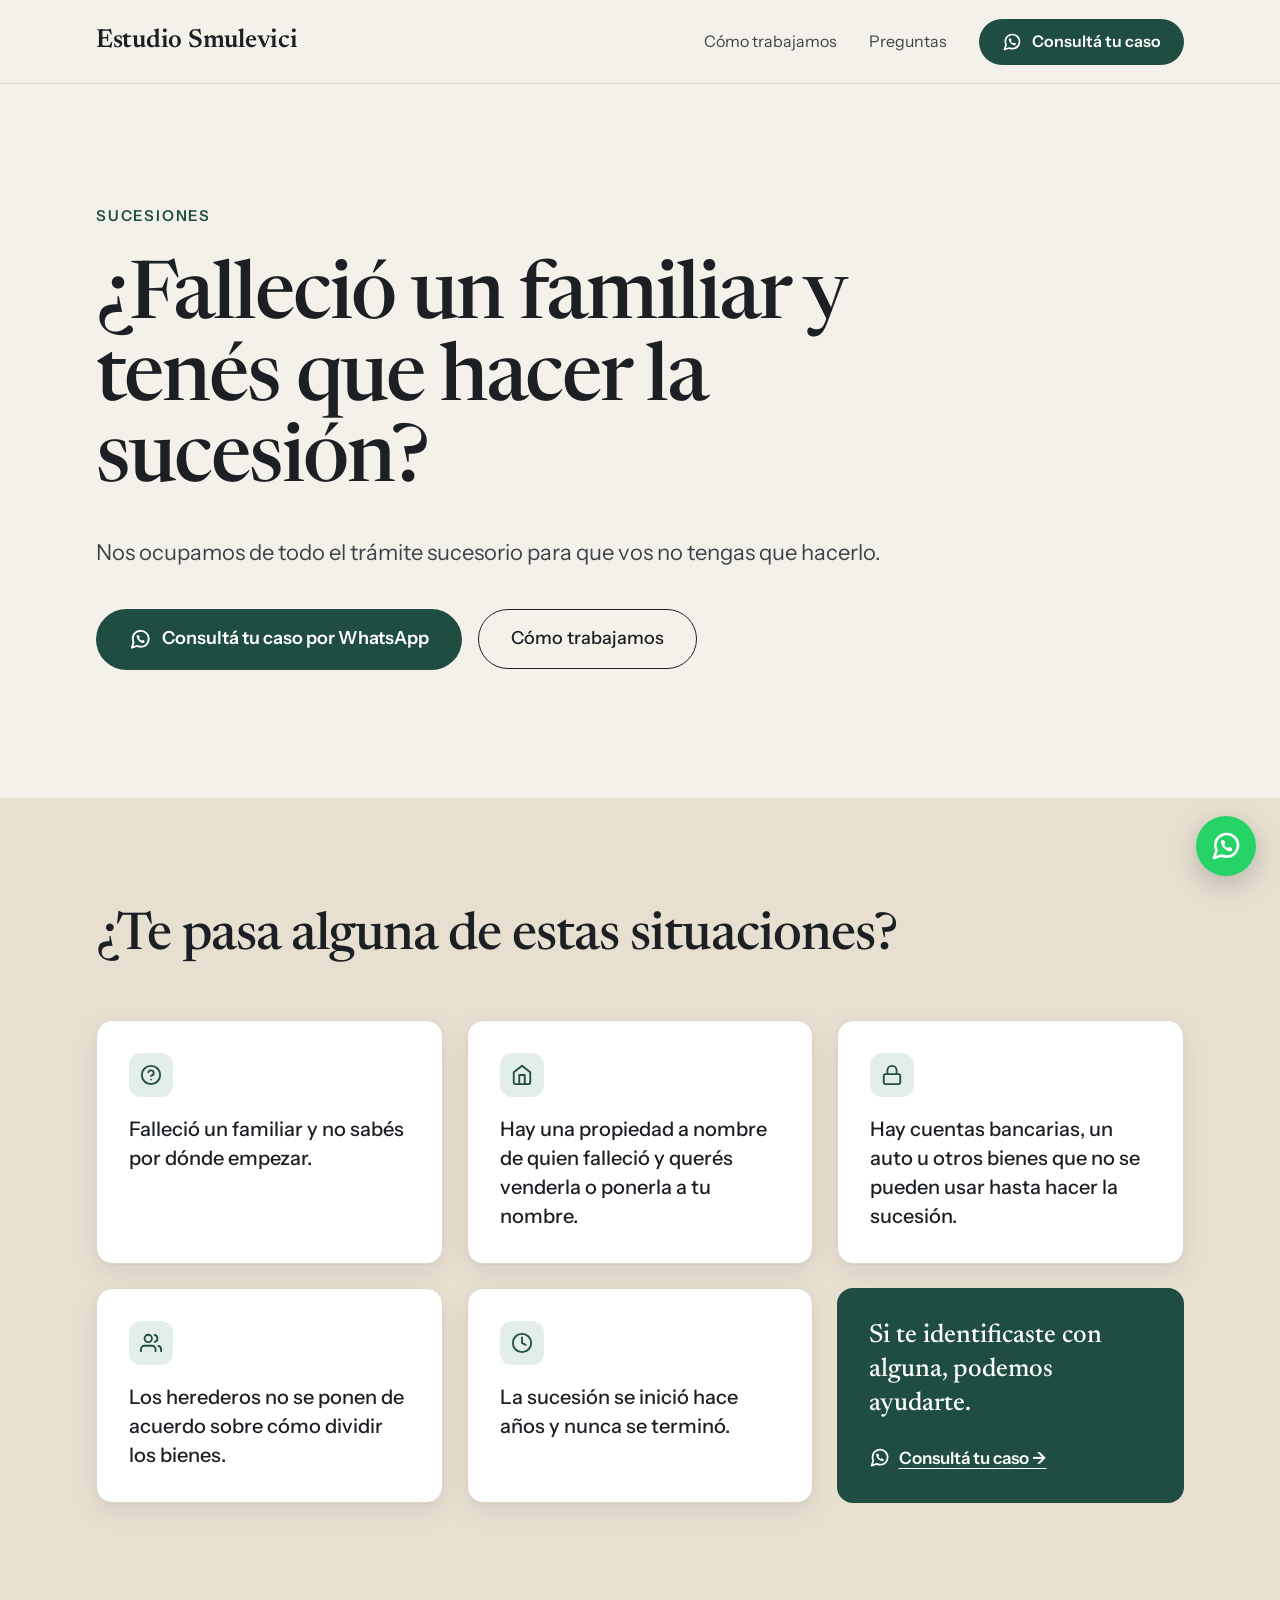
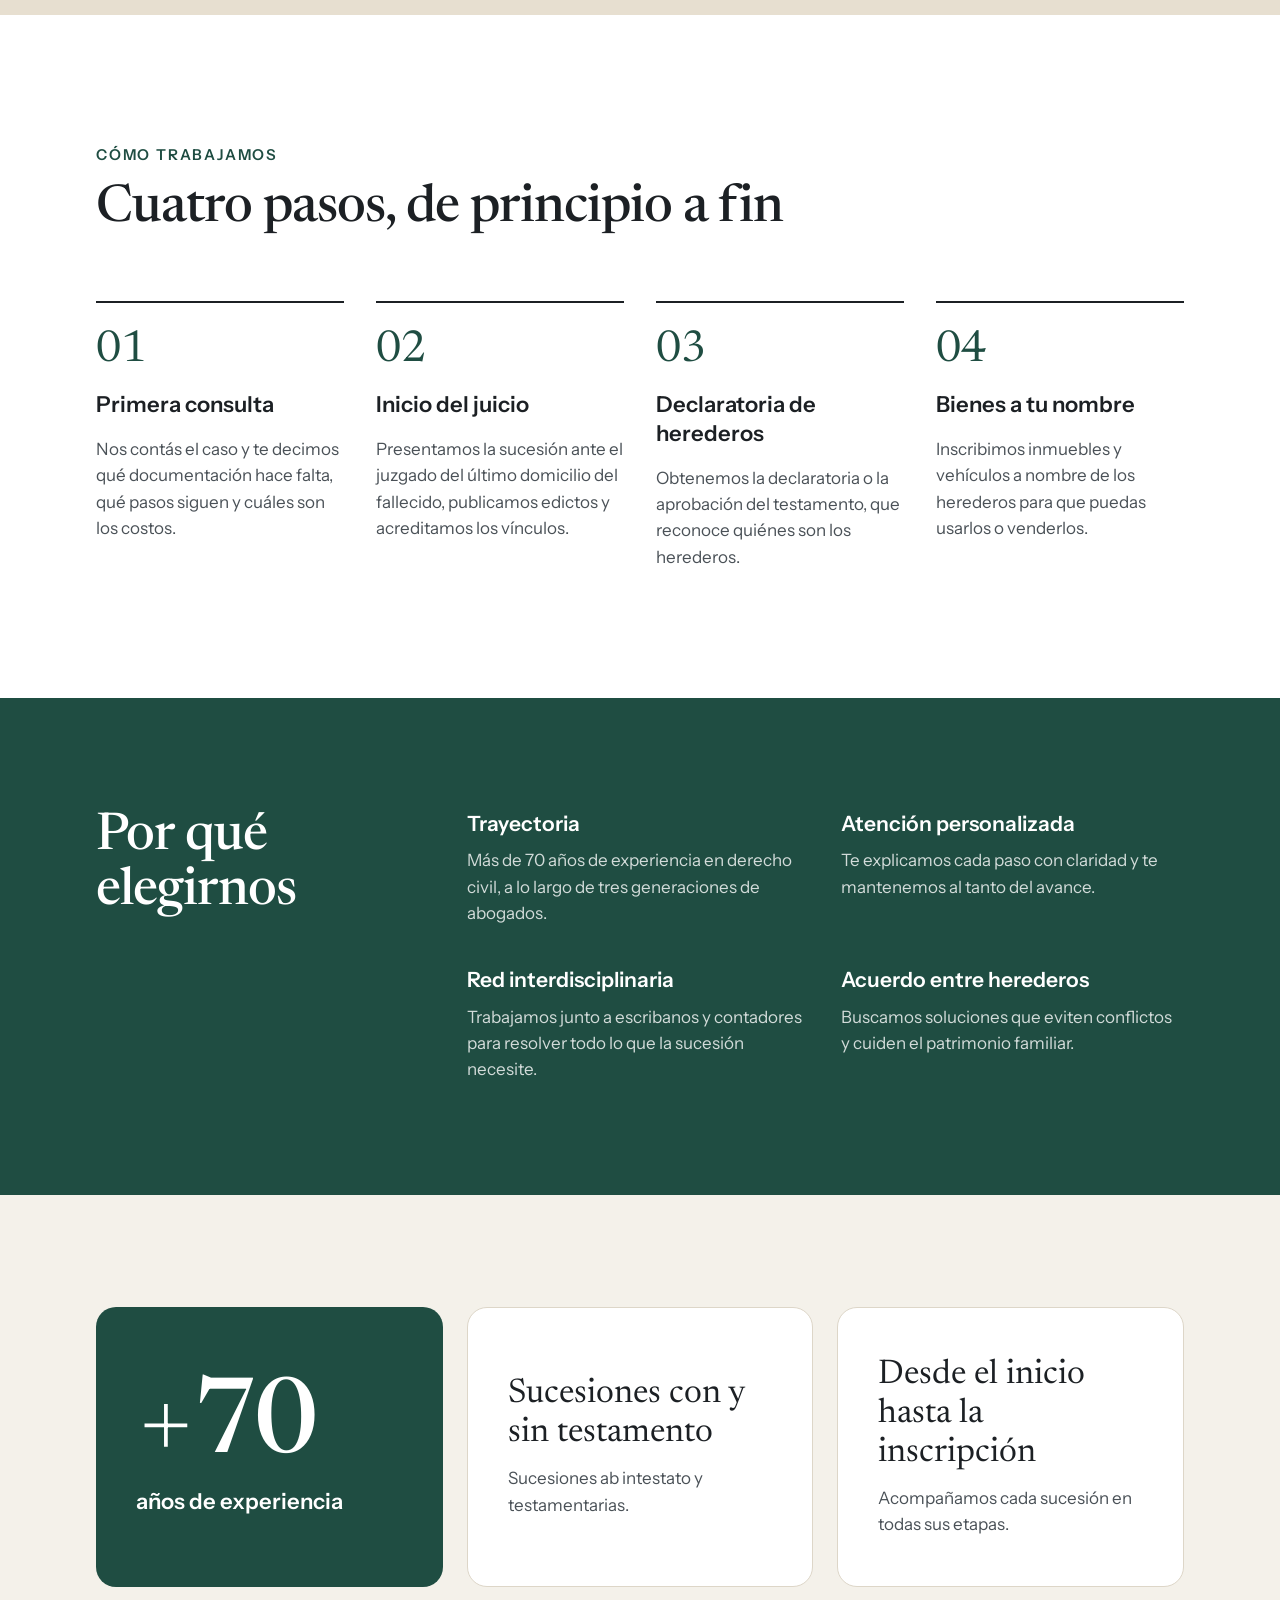
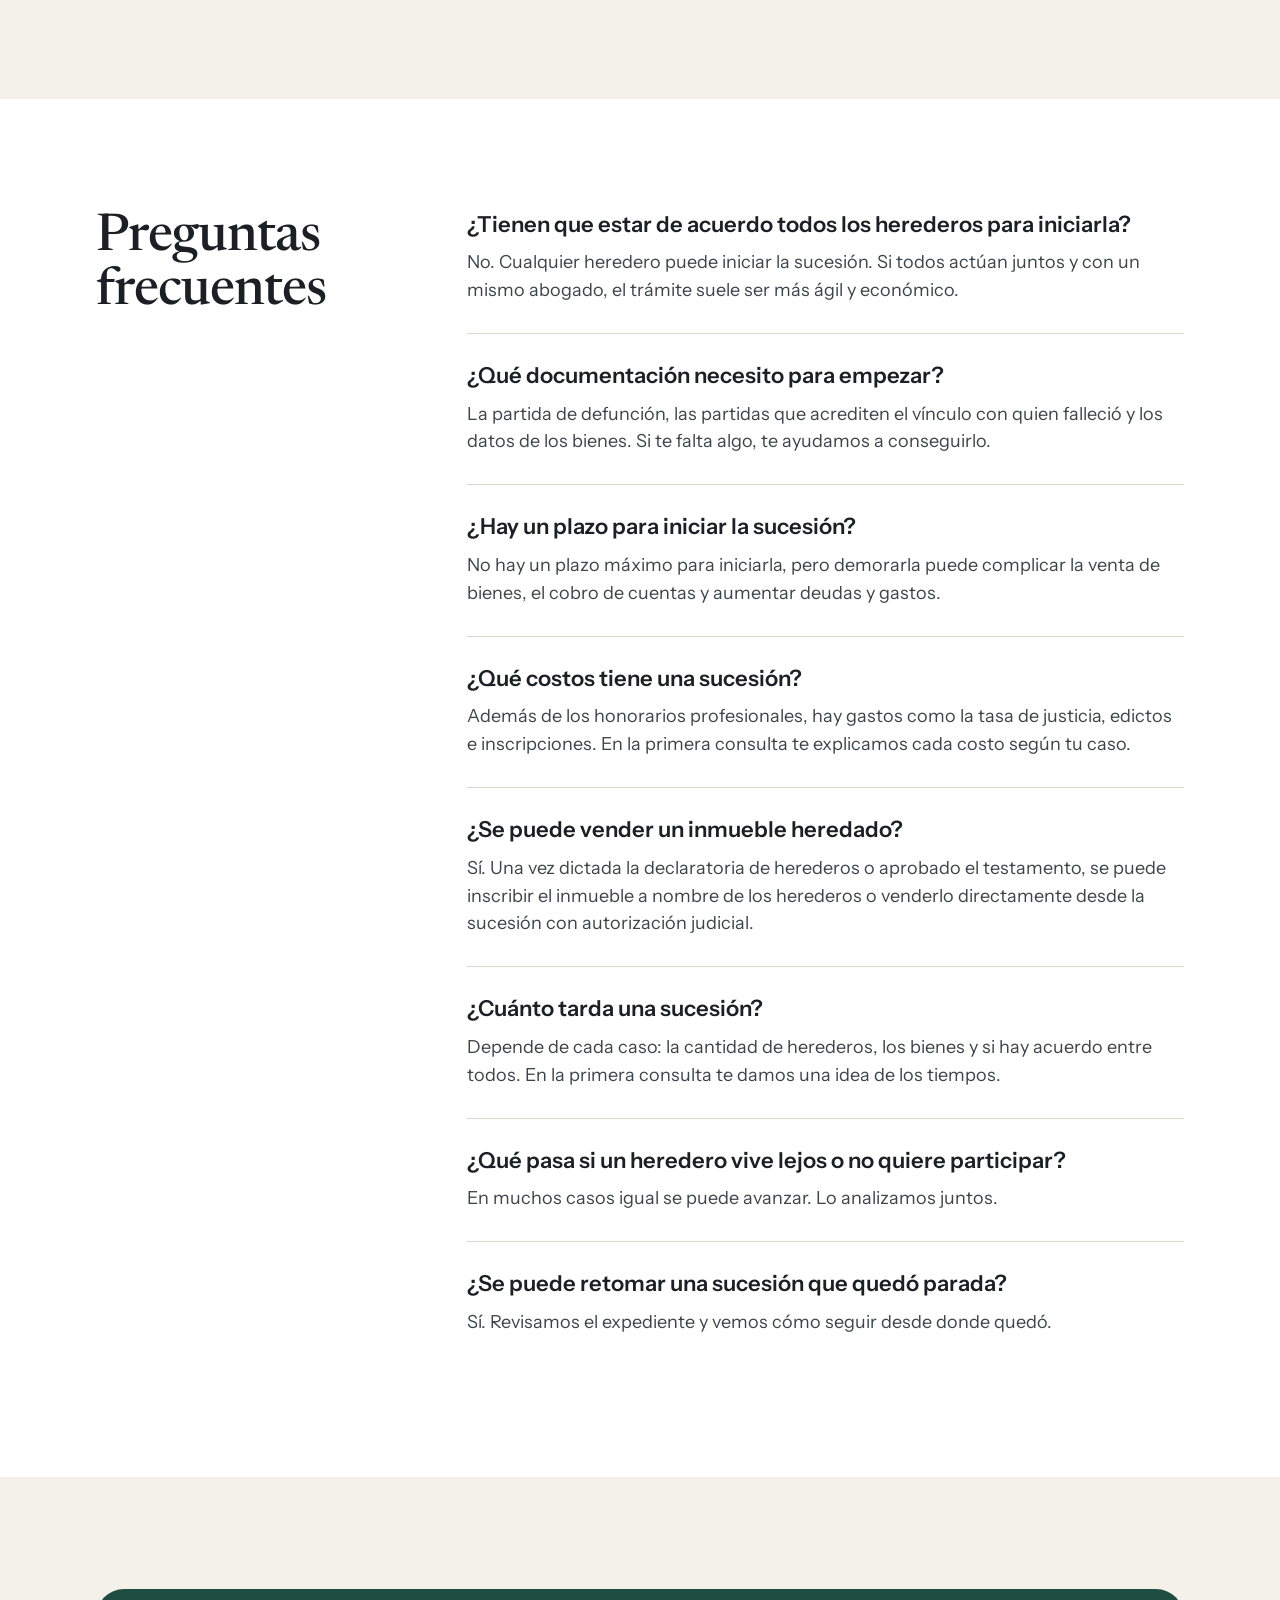
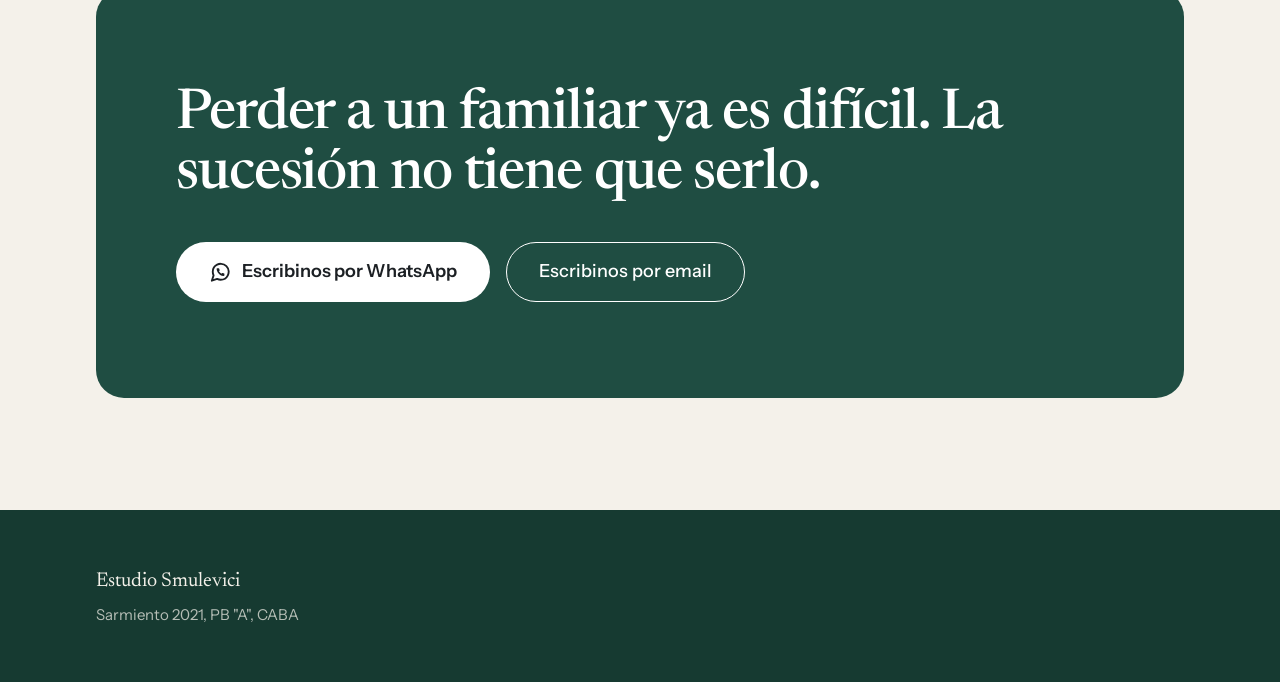
<file: sucesiones/index.html>
<!doctype html>
<html lang="es-AR">
<head>
	<!-- Google tag (gtag.js) -->
	<script async src="https://www.googletagmanager.com/gtag/js?id=G-JNSKX448HJ"></script>
	<script>
		window.dataLayer = window.dataLayer || [];
		function gtag(){dataLayer.push(arguments);}
		gtag('js', new Date());
		gtag('config', 'G-JNSKX448HJ');
		gtag('config', 'AW-442248100');
	</script>
	<meta charset="utf-8">
	<meta name="viewport" content="width=device-width, initial-scale=1">
	<title>Sucesiones en CABA | Estudio Smulevici</title>
	<meta name="description" content="Te acompañamos en la sucesión de tu familiar: declaratoria de herederos, inscripción de bienes y partición. Más de 70 años de experiencia en derecho civil.">
	<meta name="robots" content="index, follow">
	<link rel="canonical" href="https://estudiosmulevici.com.ar/sucesiones/">
	<link rel="alternate" hreflang="es-AR" href="https://estudiosmulevici.com.ar/sucesiones/">
	<meta property="og:title" content="¿Tenés que hacer una sucesión? | Estudio Smulevici">
	<meta property="og:description" content="Nos ocupamos de todo el trámite sucesorio para que vos no tengas que hacerlo.">
	<meta property="og:image" content="https://estudiosmulevici.com.ar/images/og-image.jpg">
	<meta property="og:url" content="https://estudiosmulevici.com.ar/sucesiones/">
	<meta property="og:type" content="website">
	<meta property="og:site_name" content="Estudio Jurídico Smulevici">
	<meta property="og:image:width" content="1200">
	<meta property="og:image:height" content="630">
	<meta property="og:locale" content="es_AR">
	<meta name="twitter:card" content="summary_large_image">
	<meta name="twitter:title" content="¿Tenés que hacer una sucesión? | Estudio Smulevici">
	<meta name="twitter:description" content="Nos ocupamos de todo el trámite sucesorio para que vos no tengas que hacerlo.">
	<meta name="twitter:image" content="https://estudiosmulevici.com.ar/images/og-image.jpg">
	<meta name="theme-color" content="#F4F1EA">
	<link rel="icon" type="image/svg+xml" href="../images/favicon.svg">
	<link rel="icon" type="image/png" sizes="48x48" href="../images/favicon-48.png">
	<link rel="apple-touch-icon" href="../images/apple-touch-icon.png">
	<link rel="preconnect" href="https://fonts.googleapis.com">
	<link rel="preconnect" href="https://fonts.gstatic.com" crossorigin>
	<link rel="stylesheet" href="https://fonts.googleapis.com/css2?family=Newsreader:opsz,wght@6..72,400;6..72,500;6..72,600&family=Instrument+Sans:wght@400;500;600&display=swap">
	<link rel="stylesheet" href="../assets/css/site.css">
</head>
<body>

<header class="hdr">
	<a href="../" class="logo">Estudio Smulevici</a>
	<nav class="nav" aria-label="Principal">
		<a href="#como" class="navlink">Cómo trabajamos</a>
		<a href="#faq" class="navlink">Preguntas</a>
		<a href="https://wa.me/5491169522007?text=Hola%2C%20quiero%20consultar%20por%20una%20sucesi%C3%B3n" target="_blank" rel="noopener" class="btn btn-primary btn-sm"><svg class="wa-icon" viewBox="0 0 24 24" aria-hidden="true"><path class="wa-bubble" d="M21 11.5a8.38 8.38 0 0 1-.9 3.8 8.5 8.5 0 0 1-7.6 4.7 8.38 8.38 0 0 1-3.8-.9L3 21l1.9-5.7a8.38 8.38 0 0 1-.9-3.8 8.5 8.5 0 0 1 4.7-7.6 8.38 8.38 0 0 1 3.8-.9h.5a8.48 8.48 0 0 1 8 8v.5z"/><path class="wa-phone" transform="translate(7.2 6.9) scale(.42)" d="M22 16.92v3a2 2 0 0 1-2.18 2 19.79 19.79 0 0 1-8.63-3.07 19.5 19.5 0 0 1-6-6 19.79 19.79 0 0 1-3.07-8.67A2 2 0 0 1 4.11 2h3a2 2 0 0 1 2 1.72 12.84 12.84 0 0 0 .7 2.81 2 2 0 0 1-.45 2.11L8.09 9.91a16 16 0 0 0 6 6l1.27-1.27a2 2 0 0 1 2.11-.45 12.84 12.84 0 0 0 2.81.7A2 2 0 0 1 22 16.92z"/></svg>Consultá tu caso</a>
	</nav>
</header>

<main>

<section class="sec g12 hero-peritos">
	<div class="span-10 stack gap-32">
		<div class="eyebrow">Sucesiones</div>
		<h1 class="h1">¿Falleció un familiar y tenés que hacer la sucesión?</h1>
		<p class="lead">Nos ocupamos de todo el trámite sucesorio para que vos no tengas que hacerlo.</p>
		<div class="btns" style="padding-top: 8px">
			<a href="https://wa.me/5491169522007?text=Hola%2C%20quiero%20consultar%20por%20una%20sucesi%C3%B3n" target="_blank" rel="noopener" class="btn btn-primary"><svg class="wa-icon" viewBox="0 0 24 24" aria-hidden="true"><path class="wa-bubble" d="M21 11.5a8.38 8.38 0 0 1-.9 3.8 8.5 8.5 0 0 1-7.6 4.7 8.38 8.38 0 0 1-3.8-.9L3 21l1.9-5.7a8.38 8.38 0 0 1-.9-3.8 8.5 8.5 0 0 1 4.7-7.6 8.38 8.38 0 0 1 3.8-.9h.5a8.48 8.48 0 0 1 8 8v.5z"/><path class="wa-phone" transform="translate(7.2 6.9) scale(.42)" d="M22 16.92v3a2 2 0 0 1-2.18 2 19.79 19.79 0 0 1-8.63-3.07 19.5 19.5 0 0 1-6-6 19.79 19.79 0 0 1-3.07-8.67A2 2 0 0 1 4.11 2h3a2 2 0 0 1 2 1.72 12.84 12.84 0 0 0 .7 2.81 2 2 0 0 1-.45 2.11L8.09 9.91a16 16 0 0 0 6 6l1.27-1.27a2 2 0 0 1 2.11-.45 12.84 12.84 0 0 0 2.81.7A2 2 0 0 1 22 16.92z"/></svg>Consultá tu caso por WhatsApp</a>
			<a href="#como" class="btn btn-outline">Cómo trabajamos</a>
		</div>
	</div>
</section>

<section class="sec bg-sand stack gap-56">
	<h2 class="h2">¿Te pasa alguna de estas situaciones?</h2>
	<div class="g3">
		<div class="card-light situation">
			<span class="situation-icon"><svg class="icon" viewBox="0 0 24 24" aria-hidden="true"><circle cx="12" cy="12" r="10"/><path d="M9.09 9a3 3 0 0 1 5.83 1c0 2-3 3-3 3"/><line x1="12" y1="17" x2="12.01" y2="17"/></svg></span>
			<p>Falleció un familiar y no sabés por dónde empezar.</p>
		</div>
		<div class="card-light situation">
			<span class="situation-icon"><svg class="icon" viewBox="0 0 24 24" aria-hidden="true"><path d="M3 9l9-7 9 7v11a2 2 0 0 1-2 2H5a2 2 0 0 1-2-2z"/><polyline points="9 22 9 12 15 12 15 22"/></svg></span>
			<p>Hay una propiedad a nombre de quien falleció y querés venderla o ponerla a tu nombre.</p>
		</div>
		<div class="card-light situation">
			<span class="situation-icon"><svg class="icon" viewBox="0 0 24 24" aria-hidden="true"><rect x="3" y="11" width="18" height="11" rx="2" ry="2"/><path d="M7 11V7a5 5 0 0 1 10 0v4"/></svg></span>
			<p>Hay cuentas bancarias, un auto u otros bienes que no se pueden usar hasta hacer la sucesión.</p>
		</div>
		<div class="card-light situation">
			<span class="situation-icon"><svg class="icon" viewBox="0 0 24 24" aria-hidden="true"><path d="M17 21v-2a4 4 0 0 0-4-4H5a4 4 0 0 0-4 4v2"/><circle cx="9" cy="7" r="4"/><path d="M23 21v-2a4 4 0 0 0-3-3.87"/><path d="M16 3.13a4 4 0 0 1 0 7.75"/></svg></span>
			<p>Los herederos no se ponen de acuerdo sobre cómo dividir los bienes.</p>
		</div>
		<div class="card-light situation">
			<span class="situation-icon"><svg class="icon" viewBox="0 0 24 24" aria-hidden="true"><circle cx="12" cy="12" r="10"/><polyline points="12 6 12 12 16 14"/></svg></span>
			<p>La sucesión se inició hace años y nunca se terminó.</p>
		</div>
		<div class="card-cta">
			<p>Si te identificaste con alguna, podemos ayudarte.</p>
			<a href="https://wa.me/5491169522007?text=Hola%2C%20quiero%20consultar%20por%20una%20sucesi%C3%B3n" target="_blank" rel="noopener"><svg class="wa-icon" viewBox="0 0 24 24" aria-hidden="true"><path class="wa-bubble" d="M21 11.5a8.38 8.38 0 0 1-.9 3.8 8.5 8.5 0 0 1-7.6 4.7 8.38 8.38 0 0 1-3.8-.9L3 21l1.9-5.7a8.38 8.38 0 0 1-.9-3.8 8.5 8.5 0 0 1 4.7-7.6 8.38 8.38 0 0 1 3.8-.9h.5a8.48 8.48 0 0 1 8 8v.5z"/><path class="wa-phone" transform="translate(7.2 6.9) scale(.42)" d="M22 16.92v3a2 2 0 0 1-2.18 2 19.79 19.79 0 0 1-8.63-3.07 19.5 19.5 0 0 1-6-6 19.79 19.79 0 0 1-3.07-8.67A2 2 0 0 1 4.11 2h3a2 2 0 0 1 2 1.72 12.84 12.84 0 0 0 .7 2.81 2 2 0 0 1-.45 2.11L8.09 9.91a16 16 0 0 0 6 6l1.27-1.27a2 2 0 0 1 2.11-.45 12.84 12.84 0 0 0 2.81.7A2 2 0 0 1 22 16.92z"/></svg>Consultá tu caso →</a>
		</div>
	</div>
</section>

<section id="como" class="sec sec-lg bg-white stack gap-64">
	<div class="stack gap-16">
		<div class="eyebrow">Cómo trabajamos</div>
		<h2 class="h2">Cuatro pasos, de principio a fin</h2>
	</div>
	<div class="g4">
		<div class="step">
			<div class="step-num">01</div>
			<h3 class="title">Primera consulta</h3>
			<p class="body">Nos contás el caso y te decimos qué documentación hace falta, qué pasos siguen y cuáles son los costos.</p>
		</div>
		<div class="step">
			<div class="step-num">02</div>
			<h3 class="title">Inicio del juicio</h3>
			<p class="body">Presentamos la sucesión ante el juzgado del último domicilio del fallecido, publicamos edictos y acreditamos los vínculos.</p>
		</div>
		<div class="step">
			<div class="step-num">03</div>
			<h3 class="title">Declaratoria de herederos</h3>
			<p class="body">Obtenemos la declaratoria o la aprobación del testamento, que reconoce quiénes son los herederos.</p>
		</div>
		<div class="step">
			<div class="step-num">04</div>
			<h3 class="title">Bienes a tu nombre</h3>
			<p class="body">Inscribimos inmuebles y vehículos a nombre de los herederos para que puedas usarlos o venderlos.</p>
		</div>
	</div>
</section>

<section class="sec band-green g12">
	<h2 class="h2 span-4">Por qué elegirnos</h2>
	<div class="span-8 g2">
		<div class="stack gap-10"><h3 class="title" style="font-size: 21px">Trayectoria</h3><p class="body">Más de 70 años de experiencia en derecho civil, a lo largo de tres generaciones de abogados.</p></div>
		<div class="stack gap-10"><h3 class="title" style="font-size: 21px">Atención personalizada</h3><p class="body">Te explicamos cada paso con claridad y te mantenemos al tanto del avance.</p></div>
		<div class="stack gap-10"><h3 class="title" style="font-size: 21px">Red interdisciplinaria</h3><p class="body">Trabajamos junto a escribanos y contadores para resolver todo lo que la sucesión necesite.</p></div>
		<div class="stack gap-10"><h3 class="title" style="font-size: 21px">Acuerdo entre herederos</h3><p class="body">Buscamos soluciones que eviten conflictos y cuiden el patrimonio familiar.</p></div>
	</div>
</section>

<section class="sec bg-cream g3">
	<div class="statcard span-all-md">
		<div class="big">+70</div>
		<div class="title">años de experiencia</div>
	</div>
	<div class="card card-pad">
		<h3 class="card-title">Sucesiones con y sin testamento</h3>
		<p class="body">Sucesiones ab intestato y testamentarias.</p>
	</div>
	<div class="card card-pad">
		<h3 class="card-title">Desde el inicio hasta la inscripción</h3>
		<p class="body">Acompañamos cada sucesión en todas sus etapas.</p>
	</div>
</section>

<section id="faq" class="sec bg-white g12">
	<h2 class="h2 span-4">Preguntas frecuentes</h2>
	<div class="span-8 stack">
		<div class="faq-item"><h3 class="title">¿Tienen que estar de acuerdo todos los herederos para iniciarla?</h3><p class="body" style="font-size: 18px; color: var(--ink-2)">No. Cualquier heredero puede iniciar la sucesión. Si todos actúan juntos y con un mismo abogado, el trámite suele ser más ágil y económico.</p></div>
		<div class="faq-item"><h3 class="title">¿Qué documentación necesito para empezar?</h3><p class="body" style="font-size: 18px; color: var(--ink-2)">La partida de defunción, las partidas que acrediten el vínculo con quien falleció y los datos de los bienes. Si te falta algo, te ayudamos a conseguirlo.</p></div>
		<div class="faq-item"><h3 class="title">¿Hay un plazo para iniciar la sucesión?</h3><p class="body" style="font-size: 18px; color: var(--ink-2)">No hay un plazo máximo para iniciarla, pero demorarla puede complicar la venta de bienes, el cobro de cuentas y aumentar deudas y gastos.</p></div>
		<div class="faq-item"><h3 class="title">¿Qué costos tiene una sucesión?</h3><p class="body" style="font-size: 18px; color: var(--ink-2)">Además de los honorarios profesionales, hay gastos como la tasa de justicia, edictos e inscripciones. En la primera consulta te explicamos cada costo según tu caso.</p></div>
		<div class="faq-item"><h3 class="title">¿Se puede vender un inmueble heredado?</h3><p class="body" style="font-size: 18px; color: var(--ink-2)">Sí. Una vez dictada la declaratoria de herederos o aprobado el testamento, se puede inscribir el inmueble a nombre de los herederos o venderlo directamente desde la sucesión con autorización judicial.</p></div>
		<div class="faq-item"><h3 class="title">¿Cuánto tarda una sucesión?</h3><p class="body" style="font-size: 18px; color: var(--ink-2)">Depende de cada caso: la cantidad de herederos, los bienes y si hay acuerdo entre todos. En la primera consulta te damos una idea de los tiempos.</p></div>
		<div class="faq-item"><h3 class="title">¿Qué pasa si un heredero vive lejos o no quiere participar?</h3><p class="body" style="font-size: 18px; color: var(--ink-2)">En muchos casos igual se puede avanzar. Lo analizamos juntos.</p></div>
		<div class="faq-item"><h3 class="title">¿Se puede retomar una sucesión que quedó parada?</h3><p class="body" style="font-size: 18px; color: var(--ink-2)">Sí. Revisamos el expediente y vemos cómo seguir desde donde quedó.</p></div>
	</div>
</section>

<section id="contacto" class="cta cta-spaced">
	<h2 class="h2">Perder a un familiar ya es difícil. La sucesión no tiene que serlo.</h2>
	<div class="btns">
		<a href="https://wa.me/5491169522007?text=Hola%2C%20quiero%20consultar%20por%20una%20sucesi%C3%B3n" target="_blank" rel="noopener" class="btn btn-light"><svg class="wa-icon" viewBox="0 0 24 24" aria-hidden="true"><path class="wa-bubble" d="M21 11.5a8.38 8.38 0 0 1-.9 3.8 8.5 8.5 0 0 1-7.6 4.7 8.38 8.38 0 0 1-3.8-.9L3 21l1.9-5.7a8.38 8.38 0 0 1-.9-3.8 8.5 8.5 0 0 1 4.7-7.6 8.38 8.38 0 0 1 3.8-.9h.5a8.48 8.48 0 0 1 8 8v.5z"/><path class="wa-phone" transform="translate(7.2 6.9) scale(.42)" d="M22 16.92v3a2 2 0 0 1-2.18 2 19.79 19.79 0 0 1-8.63-3.07 19.5 19.5 0 0 1-6-6 19.79 19.79 0 0 1-3.07-8.67A2 2 0 0 1 4.11 2h3a2 2 0 0 1 2 1.72 12.84 12.84 0 0 0 .7 2.81 2 2 0 0 1-.45 2.11L8.09 9.91a16 16 0 0 0 6 6l1.27-1.27a2 2 0 0 1 2.11-.45 12.84 12.84 0 0 0 2.81.7A2 2 0 0 1 22 16.92z"/></svg>Escribinos por WhatsApp</a>
		<a href="mailto:contacto@estudiosmulevici.com.ar" class="btn btn-outline-light">Escribinos por email</a>
	</div>
</section>

</main>

<footer class="ftr ftr-dark">
	<div class="stack" style="gap: 6px">
		<a href="../" class="ftr-name" style="text-decoration: none">Estudio Smulevici</a>
		<div>Sarmiento 2021, PB "A", CABA</div>
	</div>
</footer>

<a class="wa-float" href="https://wa.me/5491169522007?text=Hola%2C%20quiero%20consultar%20por%20una%20sucesi%C3%B3n" target="_blank" rel="noopener" aria-label="Escribinos por WhatsApp"><svg viewBox="0 0 24 24" aria-hidden="true"><path class="wa-bubble" d="M21 11.5a8.38 8.38 0 0 1-.9 3.8 8.5 8.5 0 0 1-7.6 4.7 8.38 8.38 0 0 1-3.8-.9L3 21l1.9-5.7a8.38 8.38 0 0 1-.9-3.8 8.5 8.5 0 0 1 4.7-7.6 8.38 8.38 0 0 1 3.8-.9h.5a8.48 8.48 0 0 1 8 8v.5z"/><path class="wa-phone" transform="translate(7.2 6.9) scale(.42)" d="M22 16.92v3a2 2 0 0 1-2.18 2 19.79 19.79 0 0 1-8.63-3.07 19.5 19.5 0 0 1-6-6 19.79 19.79 0 0 1-3.07-8.67A2 2 0 0 1 4.11 2h3a2 2 0 0 1 2 1.72 12.84 12.84 0 0 0 .7 2.81 2 2 0 0 1-.45 2.11L8.09 9.91a16 16 0 0 0 6 6l1.27-1.27a2 2 0 0 1 2.11-.45 12.84 12.84 0 0 0 2.81.7A2 2 0 0 1 22 16.92z"/></svg></a>

<script>
	// Google Analytics events for contact actions (mark them as key events in GA4 to count leads)
	document.addEventListener('click', function (e) {
		var a = e.target.closest('a[href]');
		if (!a || typeof gtag !== 'function') return;
		var href = a.getAttribute('href');
		var name = /wa\.me/.test(href) ? 'whatsapp_click' : /^mailto:/.test(href) ? 'email_click' : /^tel:/.test(href) ? 'phone_click' : null;
		if (name) gtag('event', name, { link_text: a.textContent.trim(), link_url: href });
	});
	document.querySelectorAll('form').forEach(function (form) {
		form.addEventListener('submit', function () {
			if (typeof gtag === 'function') gtag('event', 'generate_lead', { form_id: 'contacto' });
		});
	});
</script>
<script>
	// Opened from disk (file://), folder links like "peritos/" show a directory listing; point them at index.html
	if (location.protocol === 'file:') {
		document.querySelectorAll('a[href$="/"]:not([href^="http"])').forEach(function (a) {
			a.setAttribute('href', a.getAttribute('href') + 'index.html');
		});
	}
</script>

<!-- Structured Data -->
<script type="application/ld+json">
{
	"@context": "https://schema.org",
	"@graph": [
		{
			"@type": "Service",
			"name": "Sucesiones",
			"serviceType": "Sucesiones",
			"description": "Nos ocupamos de todo el trámite sucesorio para que vos no tengas que hacerlo.",
			"url": "https://estudiosmulevici.com.ar/sucesiones/",
			"areaServed": {
				"@type": "City",
				"name": "Buenos Aires"
			},
			"provider": {
				"@type": "LegalService",
				"@id": "https://estudiosmulevici.com.ar/#estudio",
				"name": "Estudio Jurídico Smulevici",
				"url": "https://estudiosmulevici.com.ar/",
				"telephone": "+54 11 4953-2824",
				"address": {
					"@type": "PostalAddress",
					"streetAddress": "Sarmiento 2021, PB 'A'",
					"addressLocality": "Buenos Aires",
					"addressRegion": "CABA",
					"addressCountry": "AR"
				}
			}
		},
		{
			"@type": "FAQPage",
			"mainEntity": [
				{
					"@type": "Question",
					"name": "¿Tienen que estar de acuerdo todos los herederos para iniciarla?",
					"acceptedAnswer": {
						"@type": "Answer",
						"text": "No. Cualquier heredero puede iniciar la sucesión. Si todos actúan juntos y con un mismo abogado, el trámite suele ser más ágil y económico."
					}
				},
				{
					"@type": "Question",
					"name": "¿Qué documentación necesito para empezar?",
					"acceptedAnswer": {
						"@type": "Answer",
						"text": "La partida de defunción, las partidas que acrediten el vínculo con quien falleció y los datos de los bienes. Si te falta algo, te ayudamos a conseguirlo."
					}
				},
				{
					"@type": "Question",
					"name": "¿Hay un plazo para iniciar la sucesión?",
					"acceptedAnswer": {
						"@type": "Answer",
						"text": "No hay un plazo máximo para iniciarla, pero demorarla puede complicar la venta de bienes, el cobro de cuentas y aumentar deudas y gastos."
					}
				},
				{
					"@type": "Question",
					"name": "¿Qué costos tiene una sucesión?",
					"acceptedAnswer": {
						"@type": "Answer",
						"text": "Además de los honorarios profesionales, hay gastos como la tasa de justicia, edictos e inscripciones. En la primera consulta te explicamos cada costo según tu caso."
					}
				},
				{
					"@type": "Question",
					"name": "¿Se puede vender un inmueble heredado?",
					"acceptedAnswer": {
						"@type": "Answer",
						"text": "Sí. Una vez dictada la declaratoria de herederos o aprobado el testamento, se puede inscribir el inmueble a nombre de los herederos o venderlo directamente desde la sucesión con autorización judicial."
					}
				},
				{
					"@type": "Question",
					"name": "¿Cuánto tarda una sucesión?",
					"acceptedAnswer": {
						"@type": "Answer",
						"text": "Depende de cada caso: la cantidad de herederos, los bienes y si hay acuerdo entre todos. En la primera consulta te damos una idea de los tiempos."
					}
				},
				{
					"@type": "Question",
					"name": "¿Qué pasa si un heredero vive lejos o no quiere participar?",
					"acceptedAnswer": {
						"@type": "Answer",
						"text": "En muchos casos igual se puede avanzar. Lo analizamos juntos."
					}
				},
				{
					"@type": "Question",
					"name": "¿Se puede retomar una sucesión que quedó parada?",
					"acceptedAnswer": {
						"@type": "Answer",
						"text": "Sí. Revisamos el expediente y vemos cómo seguir desde donde quedó."
					}
				}
			]
		},
		{
			"@type": "BreadcrumbList",
			"itemListElement": [
				{
					"@type": "ListItem",
					"position": 1,
					"name": "Inicio",
					"item": "https://estudiosmulevici.com.ar/"
				},
				{
					"@type": "ListItem",
					"position": 2,
					"name": "Sucesiones",
					"item": "https://estudiosmulevici.com.ar/sucesiones/"
				}
			]
		}
	]
}
</script>
</body>
</html>
</file>
<file: assets/css/site.css>
/*
	Estudio Smulevici — shared styles
	Used by / (index.html) and /peritos/ (peritos/index.html).
	Design tokens come from the peritos landing mockup (peritos/Main.dc.html).
*/

:root {
	--bg: #F4F1EA;
	--bg-alt: #E9E3D6;
	--surface: #FFFFFF;
	--ink: #1C2024;
	--ink-2: #3D4449;
	--ink-3: #4A5157;
	--line: #DDD6C8;
	--line-dark: #3A4046;
	--accent: #1F4D42;
	--accent-hover: #163A31;
	--on-accent: #FFFFFF;

	--serif: 'Newsreader', Georgia, serif;
	--sans: 'Instrument Sans', system-ui, -apple-system, sans-serif;

	--gutter: max(96px, calc((100% - 1088px) / 2));
	--header-h: 84px;
	--field-h: 58px;
}

*, *::before, *::after { box-sizing: border-box; }

html {
	scroll-behavior: smooth;
	-webkit-text-size-adjust: 100%;
}

@media (prefers-reduced-motion: reduce) {
	html { scroll-behavior: auto; }
	*, *::before, *::after { transition: none !important; animation: none !important; }
}

body {
	margin: 0;
	background: var(--bg);
	color: var(--ink);
	font-family: var(--sans);
	font-size: 17px;
	line-height: 1.55;
	-webkit-font-smoothing: antialiased;
}

img { max-width: 100%; display: block; }

a { color: var(--accent); }
a:hover { color: var(--accent-hover); }

:focus-visible {
	outline: 2px solid var(--accent);
	outline-offset: 3px;
}

[id] { scroll-margin-top: var(--header-h); }

/* ---------- Typography ---------- */

.serif { font-family: var(--serif); }

.eyebrow {
	font-size: 15px;
	font-weight: 600;
	letter-spacing: 0.12em;
	text-transform: uppercase;
	color: var(--accent);
}

.h1, .h2 {
	margin: 0;
	font-family: var(--serif);
	font-weight: 500;
}

.h1 {
	font-size: 80px;
	line-height: 1.02;
	letter-spacing: -0.025em;
}

.h2 {
	font-size: 52px;
	line-height: 1.05;
	letter-spacing: -0.02em;
}

.lead {
	margin: 0;
	font-size: 22px;
	line-height: 1.5;
	color: var(--ink-2);
}

.title {
	margin: 0;
	font-size: 22px;
	font-weight: 600;
	line-height: 1.3;
}

.body {
	margin: 0;
	font-size: 17px;
	line-height: 1.55;
	color: var(--ink-3);
}

/* ---------- Buttons ---------- */

.btns {
	display: flex;
	flex-wrap: wrap;
	gap: 16px;
	align-items: center;
}

.btn {
	display: inline-flex;
	align-items: center;
	justify-content: center;
	gap: 10px;
	padding: 18px 32px;
	border-radius: 999px;
	border: 1px solid transparent;
	font: 600 18px/1.2 var(--sans);
	text-decoration: none;
	cursor: pointer;
	transition: background-color .2s, color .2s, border-color .2s, transform .2s;
}

.btn:hover { transform: translateY(-1px); }

.btn-sm { padding: 12px 22px; font-size: 16px; }

.btn-primary { background: var(--accent); color: var(--on-accent); }
.btn-primary:hover { background: var(--accent-hover); color: var(--on-accent); }

.btn-outline { border-color: var(--ink); color: var(--ink); font-weight: 500; }
.btn-outline:hover { background: var(--ink); color: var(--bg); }

.btn-light { background: var(--surface); color: var(--ink); }
.btn-light:hover { background: var(--bg); color: var(--ink); }

.btn-outline-light { border-color: var(--on-accent); color: var(--on-accent); font-weight: 500; }
.btn-outline-light:hover { background: rgba(255, 255, 255, .12); color: var(--on-accent); }

.icon { width: 1.15em; height: 1.15em; flex: none; fill: none; stroke: currentColor; stroke-width: 2; stroke-linecap: round; stroke-linejoin: round; }

/* ---------- Header ---------- */

.hdr {
	position: sticky;
	top: 0;
	z-index: 50;
	display: flex;
	justify-content: space-between;
	align-items: center;
	gap: 24px;
	min-height: var(--header-h);
	padding: 16px var(--gutter);
	background: rgba(244, 241, 234, .92);
	-webkit-backdrop-filter: blur(10px);
	backdrop-filter: blur(10px);
	border-bottom: 1px solid var(--line);
}

.logo {
	font-family: var(--serif);
	font-size: 26px;
	font-weight: 600;
	color: var(--ink);
	text-decoration: none;
	letter-spacing: -0.01em;
	white-space: nowrap;
}
.logo:hover { color: var(--ink); }

.nav {
	display: flex;
	gap: 32px;
	align-items: center;
	font-size: 16px;
}

.navlink {
	color: var(--ink-2);
	text-decoration: none;
	position: relative;
}
.navlink:hover, .navlink.is-current { color: var(--ink); }
.navlink.is-current::after {
	content: '';
	position: absolute;
	left: 0; right: 0; bottom: -6px;
	height: 2px;
	background: var(--accent);
	border-radius: 2px;
}

.menu-toggle {
	display: none;
	width: 44px;
	height: 44px;
	padding: 0;
	border: 1px solid var(--line);
	border-radius: 999px;
	background: transparent;
	color: var(--ink);
	cursor: pointer;
	align-items: center;
	justify-content: center;
}
.menu-toggle span,
.menu-toggle span::before,
.menu-toggle span::after {
	display: block;
	width: 18px;
	height: 2px;
	background: currentColor;
	border-radius: 2px;
	position: relative;
	transition: transform .2s, background-color .2s;
}
.menu-toggle span::before,
.menu-toggle span::after { content: ''; position: absolute; left: 0; }
.menu-toggle span::before { top: -6px; }
.menu-toggle span::after { top: 6px; }
.menu-open .menu-toggle span { background: transparent; }
.menu-open .menu-toggle span::before { transform: translateY(6px) rotate(45deg); }
.menu-open .menu-toggle span::after { transform: translateY(-6px) rotate(-45deg); }

/* ---------- Sections & grids ---------- */

.sec { padding: 112px var(--gutter); }
.sec-lg { padding-top: 128px; padding-bottom: 128px; }
.sec-alt { background: var(--bg-alt); }
.sec-rule { border-top: 1px solid var(--line); }

.stack { display: flex; flex-direction: column; }
.gap-10 { gap: 10px; }
.gap-16 { gap: 16px; }
.gap-32 { gap: 32px; }
.gap-56 { gap: 56px; }
.gap-64 { gap: 64px; }

.g12 {
	display: grid;
	grid-template-columns: repeat(12, minmax(0, 1fr));
	column-gap: 24px;
}
.span-4 { grid-column: span 4; }
.span-5 { grid-column: span 5; }
.span-7 { grid-column: span 7; }
.span-8 { grid-column: span 8; }
.span-10 { grid-column: span 10; }

.g3 {
	display: grid;
	grid-template-columns: repeat(3, minmax(0, 1fr));
	gap: 24px;
}
.g4 {
	display: grid;
	grid-template-columns: repeat(4, minmax(0, 1fr));
	gap: 32px;
}
.g2 {
	display: grid;
	grid-template-columns: repeat(2, minmax(0, 1fr));
	gap: 40px 32px;
}

/* ---------- Cards ---------- */

/* situation cards (peritos): icon + short statement */
.situation {
	display: flex;
	flex-direction: column;
	gap: 18px;
	padding: 28px;
	border: 0;
	box-shadow: 0 1px 2px rgba(28, 32, 36, .05), 0 8px 24px rgba(28, 32, 36, .07);
	font-size: 18px;
	line-height: 1.5;
	transition: transform .25s, box-shadow .25s;
}
.situation:hover { transform: translateY(-2px); box-shadow: 0 2px 4px rgba(28, 32, 36, .05), 0 14px 32px rgba(28, 32, 36, .1); }
.situation p { margin: 0; }
.situation-icon {
	width: 44px;
	height: 44px;
	display: grid;
	place-items: center;
	border-radius: 12px;
	background: #E3EDE9;
	color: var(--accent);
}
.situation-icon .icon { width: 22px; height: 22px; }

.card-light {
	padding: 32px;
	background: var(--surface);
	border: 1px solid var(--line);
	border-radius: 16px;
	color: var(--ink);
	font-size: 20px;
	font-weight: 500;
	line-height: 1.45;
}

.card-cta {
	padding: 32px;
	background: var(--accent);
	color: var(--on-accent);
	border-radius: 16px;
	display: flex;
	flex-direction: column;
	justify-content: space-between;
	gap: 20px;
}
.card-cta p {
	margin: 0;
	font-family: var(--serif);
	font-size: 26px;
	font-weight: 500;
	line-height: 1.3;
}
.card-cta a {
	color: var(--on-accent);
	font-weight: 600;
	font-size: 17px;
	text-decoration: underline;
	text-underline-offset: 4px;
}
.card-cta a:hover { color: var(--on-accent); text-decoration-thickness: 2px; }

.card {
	background: var(--surface);
	border: 1px solid var(--line);
	border-radius: 20px;
	overflow: hidden;
	display: flex;
	flex-direction: column;
}
.card-body {
	padding: 32px;
	display: flex;
	flex-direction: column;
	gap: 12px;
}
.card-pad { padding: 48px 40px; justify-content: center; gap: 12px; }
.card-title {
	margin: 0;
	font-family: var(--serif);
	font-size: 34px;
	font-weight: 400;
	line-height: 1.15;
}

.statcard {
	padding: 48px 40px;
	background: var(--accent);
	color: var(--on-accent);
	border-radius: 20px;
	display: flex;
	flex-direction: column;
	justify-content: center;
	gap: 8px;
}
.big {
	font-family: var(--serif);
	font-size: 104px;
	font-weight: 500;
	line-height: 1;
	letter-spacing: -0.03em;
}

.step {
	display: flex;
	flex-direction: column;
	gap: 16px;
	padding-top: 24px;
	border-top: 2px solid var(--ink);
}
.step-num {
	font-family: var(--serif);
	font-size: 44px;
	line-height: 1.1;
	color: var(--accent);
}

.faq-item {
	padding: 28px 0;
	border-bottom: 1px solid var(--line);
	display: flex;
	flex-direction: column;
	gap: 10px;
}
.faq-item:first-child { padding-top: 0; }
.faq-item:last-child { border-bottom: 0; }

/* ---------- CTA band ---------- */

.cta {
	margin: 0 var(--gutter);
	padding: 96px 80px;
	background: var(--accent);
	color: var(--on-accent);
	border-radius: 28px;
	display: flex;
	flex-direction: column;
	gap: 36px;
	align-items: flex-start;
}
.cta .h2 { font-size: 56px; line-height: 1.08; max-width: 900px; }

/* ---------- Footer ---------- */

.ftr {
	padding: 56px var(--gutter);
	display: flex;
	justify-content: space-between;
	align-items: center;
	gap: 16px;
	font-size: 15px;
	color: var(--ink-3);
}
.ftr .ftr-name { font-family: var(--serif); font-size: 20px; color: var(--ink); text-decoration: none; }
.ftr a { color: var(--ink-3); }
.ftr a:hover { color: var(--ink); }

.hero-peritos { padding-top: 120px; padding-bottom: 128px; }

/* ---------- WhatsApp icon (inline in links and buttons) ---------- */

.wa-icon { width: 1.25em; height: 1.25em; flex: none; }
.wa-icon .wa-bubble { fill: none; stroke: currentColor; stroke-width: 2; stroke-linejoin: round; }
.wa-icon .wa-phone { fill: currentColor; }
.card-cta a { display: inline-flex; align-items: center; gap: 8px; align-self: flex-start; }

/* ---------- Floating WhatsApp button ---------- */

.wa-float {
	position: fixed;
	right: 24px;
	bottom: 24px;
	z-index: 40;
	width: 60px;
	height: 60px;
	border-radius: 50%;
	background: #25D366;
	color: #FFFFFF;
	display: flex;
	align-items: center;
	justify-content: center;
	box-shadow: 0 8px 24px rgba(28, 32, 36, .22);
	transition: transform .2s, box-shadow .2s;
}
.wa-float:hover { color: #FFFFFF; transform: translateY(-2px) scale(1.04); box-shadow: 0 12px 28px rgba(28, 32, 36, .28); }
.wa-float svg { width: 32px; height: 32px; }
.wa-float .wa-bubble { fill: none; stroke: currentColor; stroke-width: 2; stroke-linejoin: round; }
.wa-float .wa-phone { fill: currentColor; }
.menu-open .wa-float { display: none; }

@media (max-width: 640px) {
	.wa-float { right: 16px; bottom: 16px; width: 56px; height: 56px; }
}

/* ---------- Home page ---------- */

/* section backgrounds alternate cream / sand / white / green for contrast */
.bg-cream { background: var(--bg); }
.bg-sand { background: #E7DFD0; }
.bg-white { background: var(--surface); }
.bg-white .card {
	border-color: #E8E2D6;
	box-shadow: 0 1px 2px rgba(28, 32, 36, .04), 0 8px 24px rgba(28, 32, 36, .06);
}

.feature.feature-full {
	margin: 0;
	padding: 112px var(--gutter);
	border-radius: 0;
}

.band-green { background: var(--accent); color: var(--on-accent); }
.band-green .title { color: var(--on-accent); }
.band-green .body { color: rgba(255, 255, 255, .8); }

.cta.cta-spaced { margin-top: 112px; margin-bottom: 112px; }

.ftr-dark { background: #163A31; color: rgba(244, 241, 234, .72); }
.ftr-dark .ftr-name { color: #F4F1EA; }
.ftr-dark a { color: rgba(244, 241, 234, .72); }
.ftr-dark a:hover { color: #F4F1EA; }

.hero { padding-top: 96px; padding-bottom: 112px; align-items: center; row-gap: 48px; }
.hero-media {
	position: relative;
	border-radius: 24px;
	overflow: hidden;
	aspect-ratio: 4 / 5;
	background: var(--bg-alt);
}
.hero-media img { width: 100%; height: 100%; object-fit: cover; }
.hero-badge {
	position: absolute;
	left: 16px; bottom: 16px;
	padding: 14px 18px;
	background: var(--bg);
	border-radius: 14px;
	display: flex;
	flex-direction: column;
	gap: 2px;
	font-size: 14px;
	color: var(--ink-3);
}
.hero-badge strong {
	font-family: var(--serif);
	font-size: 28px;
	font-weight: 500;
	line-height: 1;
	color: var(--ink);
}

.highlight-card { display: flex; flex-direction: column; gap: 12px; }
.highlight-card .body { color: var(--ink-3); font-size: 18px; font-weight: 400; }
.highlight-tag { font-size: 13px; margin-bottom: 8px; }

.card-img { aspect-ratio: 3 / 2; overflow: hidden; background: var(--bg-alt); }
.card-img img { width: 100%; height: 100%; object-fit: cover; transition: transform .5s; }
.card:hover .card-img img { transform: scale(1.03); }

.more-btn {
	align-self: flex-start;
	display: inline-flex;
	align-items: center;
	gap: 6px;
	margin-top: 4px;
	padding: 0;
	border: 0;
	background: none;
	font: 600 15px/1.4 var(--sans);
	color: var(--accent);
	cursor: pointer;
}
.more-btn::after { content: '+'; font-size: 18px; line-height: 1; }
.more-btn[aria-expanded="true"]::after { content: '−'; }
.more-btn:hover { color: var(--accent-hover); }

.feature {
	margin: 0 var(--gutter);
	padding: 64px;
	background: var(--accent);
	color: var(--on-accent);
	border-radius: 28px;
	align-items: center;
	row-gap: 32px;
}
.feature .eyebrow { color: #9CC5B8; }
.feature .h2 { font-size: 44px; line-height: 1.1; }
.feature .lead { color: rgba(255, 255, 255, .82); font-size: 19px; }
.feature-list { margin: 0; padding: 0; list-style: none; display: flex; flex-direction: column; }
.feature-list li {
	padding: 14px 0;
	border-bottom: 1px solid rgba(255, 255, 255, .18);
	font-size: 18px;
}
.feature-list li:first-child { padding-top: 0; }

.quote {
	margin: 0;
	font-family: var(--serif);
	font-size: 34px;
	line-height: 1.3;
	letter-spacing: -0.01em;
	color: var(--ink);
}

.member-img { aspect-ratio: 4 / 5; overflow: hidden; background: var(--bg-alt); }
.member-img img { width: 100%; height: 100%; object-fit: cover; object-position: top; filter: grayscale(.15); }

.form { display: grid; grid-template-columns: 1fr 1fr; grid-template-rows: auto auto 1fr auto; gap: 16px; }
/* the form stretches to the height of the contact column; only the message box absorbs it */
.form .full { grid-column: 1 / -1; }
.field {
	width: 100%;
	min-height: var(--field-h);
	padding: 16px 18px;
	background: var(--surface);
	border: 1px solid var(--line);
	border-radius: 12px;
	font: 400 17px/1.4 var(--sans);
	color: var(--ink);
	transition: border-color .2s, box-shadow .2s;
}
.field::placeholder { color: #8A9095; }
.field:focus { outline: none; border-color: var(--accent); box-shadow: 0 0 0 3px rgba(31, 77, 66, .15); }
textarea.field { resize: vertical; min-height: 140px; }

/* the contact column mirrors the form's rows: the three contact rows fill the height of the
   two field rows, the map lines up with the message box, and the last track matches the button row */
.contact-aside { display: grid; grid-template-rows: calc(2 * var(--field-h) + 16px) 1fr var(--field-h); gap: 16px; }
.contact-list { display: flex; flex-direction: column; }
.contact-item { flex: 1; min-height: 44px; border-bottom: 1px solid var(--line); display: flex; gap: 14px; align-items: center; font-size: 18px; }
.contact-item .icon { color: var(--accent); }
.contact-item a { color: var(--ink); text-decoration: none; }
.contact-item a:hover { color: var(--accent); }
.form-submit { min-height: var(--field-h); padding-top: 0; padding-bottom: 0; }

.map {
	min-height: 280px;
	border-radius: 20px;
	overflow: hidden;
	border: 1px solid var(--line);
	background: var(--bg-alt);
}
.map iframe { width: 100%; height: 100%; border: 0; display: block; }

@media (max-width: 1100px) {
	.feature { padding: 56px 48px; }
}

@media (max-width: 900px) {
	.hero { padding-top: 56px; }
	.hero-media { aspect-ratio: 16 / 10; }
	.feature { margin: 0 16px; padding: 48px 32px; }
	.feature .h2 { font-size: 36px; }
	.quote { font-size: 28px; }

	.nav-collapsible .navlink { display: none; }
	.hdr .menu-toggle { display: inline-flex; }
	/* backdrop-filter would make the header the containing block of the fixed menu */
	.menu-open .hdr { -webkit-backdrop-filter: none; backdrop-filter: none; background: var(--bg); }
	.menu-open .nav-collapsible {
		position: fixed;
		top: var(--header-h); left: 0; right: 0; bottom: 0;
		display: flex;
		flex-direction: column;
		align-items: stretch;
		gap: 0;
		padding: 8px var(--gutter) 32px;
		background: var(--bg);
		overflow-y: auto;
	}
	.menu-open .nav-collapsible .navlink {
		display: block;
		padding: 18px 0;
		border-bottom: 1px solid var(--line);
		font-family: var(--serif);
		font-size: 28px;
		color: var(--ink);
	}
	.menu-open .nav-collapsible .navlink.is-current::after { display: none; }
	.menu-open .nav-collapsible .btn { margin-top: 24px; }
	.menu-open { overflow: hidden; }
}

@media (max-width: 640px) {
	.form { grid-template-columns: 1fr; grid-template-rows: none; }
	.feature { padding: 40px 24px; }
	.feature .h2 { font-size: 32px; }
	.quote { font-size: 24px; }
	.hero-badge strong { font-size: 24px; }
	.nav-collapsible .btn { display: none; }
	.menu-open .nav-collapsible .btn { display: inline-flex; }
}

/* ---------- Responsive ---------- */

@media (max-width: 900px) {
	.feature.feature-full { margin: 0; padding: 80px var(--gutter); }
	.cta.cta-spaced { margin-top: 80px; margin-bottom: 80px; }
}

@media (max-width: 1100px) {
	.g3 { grid-template-columns: repeat(2, minmax(0, 1fr)); }
	.g3 > .span-all-md { grid-column: span 2; }
	.g4 { grid-template-columns: repeat(2, minmax(0, 1fr)); row-gap: 48px; }
	.h1 { font-size: 64px; }
}

@media (max-width: 1100px) and (min-width: 641px) {
	/* a lone full-width card in a 2-col grid lays out horizontally */
	.card.span-all-md:has(.card-img, .member-img) { flex-direction: row; }
	.card.span-all-md .card-img,
	.card.span-all-md .member-img { flex: 0 0 42%; aspect-ratio: auto; min-height: 280px; }
	.card.span-all-md .card-body { justify-content: center; }
}

@media (max-width: 900px) {
	:root { --gutter: 32px; --header-h: 72px; }
	.sec { padding-top: 80px; padding-bottom: 80px; }
	.hdr { padding-top: 12px; padding-bottom: 12px; }
	.hdr .nav { margin-left: auto; }
	.hero { padding-top: 56px; }
	.hero-peritos { padding-top: 72px; padding-bottom: 80px; }
	.feature { align-items: stretch; }
	.contact-aside { grid-template-rows: none; }
	.g12 { display: flex; flex-direction: column; gap: 40px; }
	.h2, .cta .h2 { font-size: 40px; }
	.cta { margin: 0 16px; padding: 56px 32px; }
	.ftr { padding-top: 40px; padding-bottom: 40px; flex-direction: column; align-items: flex-start; }
}

@media (max-width: 640px) {
	:root { --gutter: 20px; }
	body { font-size: 16px; }
	.g4, .g3, .g2 { grid-template-columns: 1fr; }
	.g3 > .span-all-md { grid-column: auto; }
	.h1 br { display: none; }
	.h1 { font-size: 44px; }
	.h2, .cta .h2 { font-size: 34px; }
	.lead { font-size: 19px; }
	.big { font-size: 80px; }
	.card-title { font-size: 28px; }
	.logo { font-size: 22px; }
	.btns { flex-direction: column; align-items: stretch; text-align: center; }
	.btns .btn { width: 100%; }
	.cta { padding: 40px 24px; }
	.navlink { display: none; }
	.hdr .btn-sm { padding: 10px 18px; font-size: 15px; white-space: nowrap; }
}

/* ---------- Home hero: full-width photo with a green gradient for legibility ---------- */

.hero.hero-full {
	position: relative;
	isolation: isolate;
	overflow: hidden;
	display: flex;
	align-items: center;
	min-height: min(86vh, 760px);
	padding-top: 120px;
	padding-bottom: 120px;
	background: #163A31;
}
.hero-bg img {
	position: absolute;
	inset: 0;
	z-index: -2;
	width: 100%;
	height: 100%;
	object-fit: cover;
	object-position: 70% 40%;
}
.hero-full::before {
	content: '';
	position: absolute;
	inset: 0;
	z-index: -1;
	background: linear-gradient(90deg, rgba(14, 36, 30, .92) 0%, rgba(14, 36, 30, .8) 38%, rgba(14, 36, 30, .28) 72%, rgba(14, 36, 30, .08) 100%);
}
.hero-content { max-width: 660px; }
.hero-full .eyebrow { color: #9CC5B8; }
.hero-full .h1 { color: #FFFFFF; }
.hero-full .lead { color: rgba(244, 241, 234, .86); }
.hero-full .lead em { font-size: 1.15em; color: #FFFFFF; }

@media (max-width: 700px) {
	.hero.hero-full { min-height: 0; padding-top: 220px; padding-bottom: 64px; align-items: flex-end; }
	.hero-bg img { object-position: 50% 30%; }
	.hero-full::before {
		background: linear-gradient(180deg, rgba(14, 36, 30, .15) 0%, rgba(14, 36, 30, .7) 35%, rgba(14, 36, 30, .94) 70%);
	}
}
</file>
